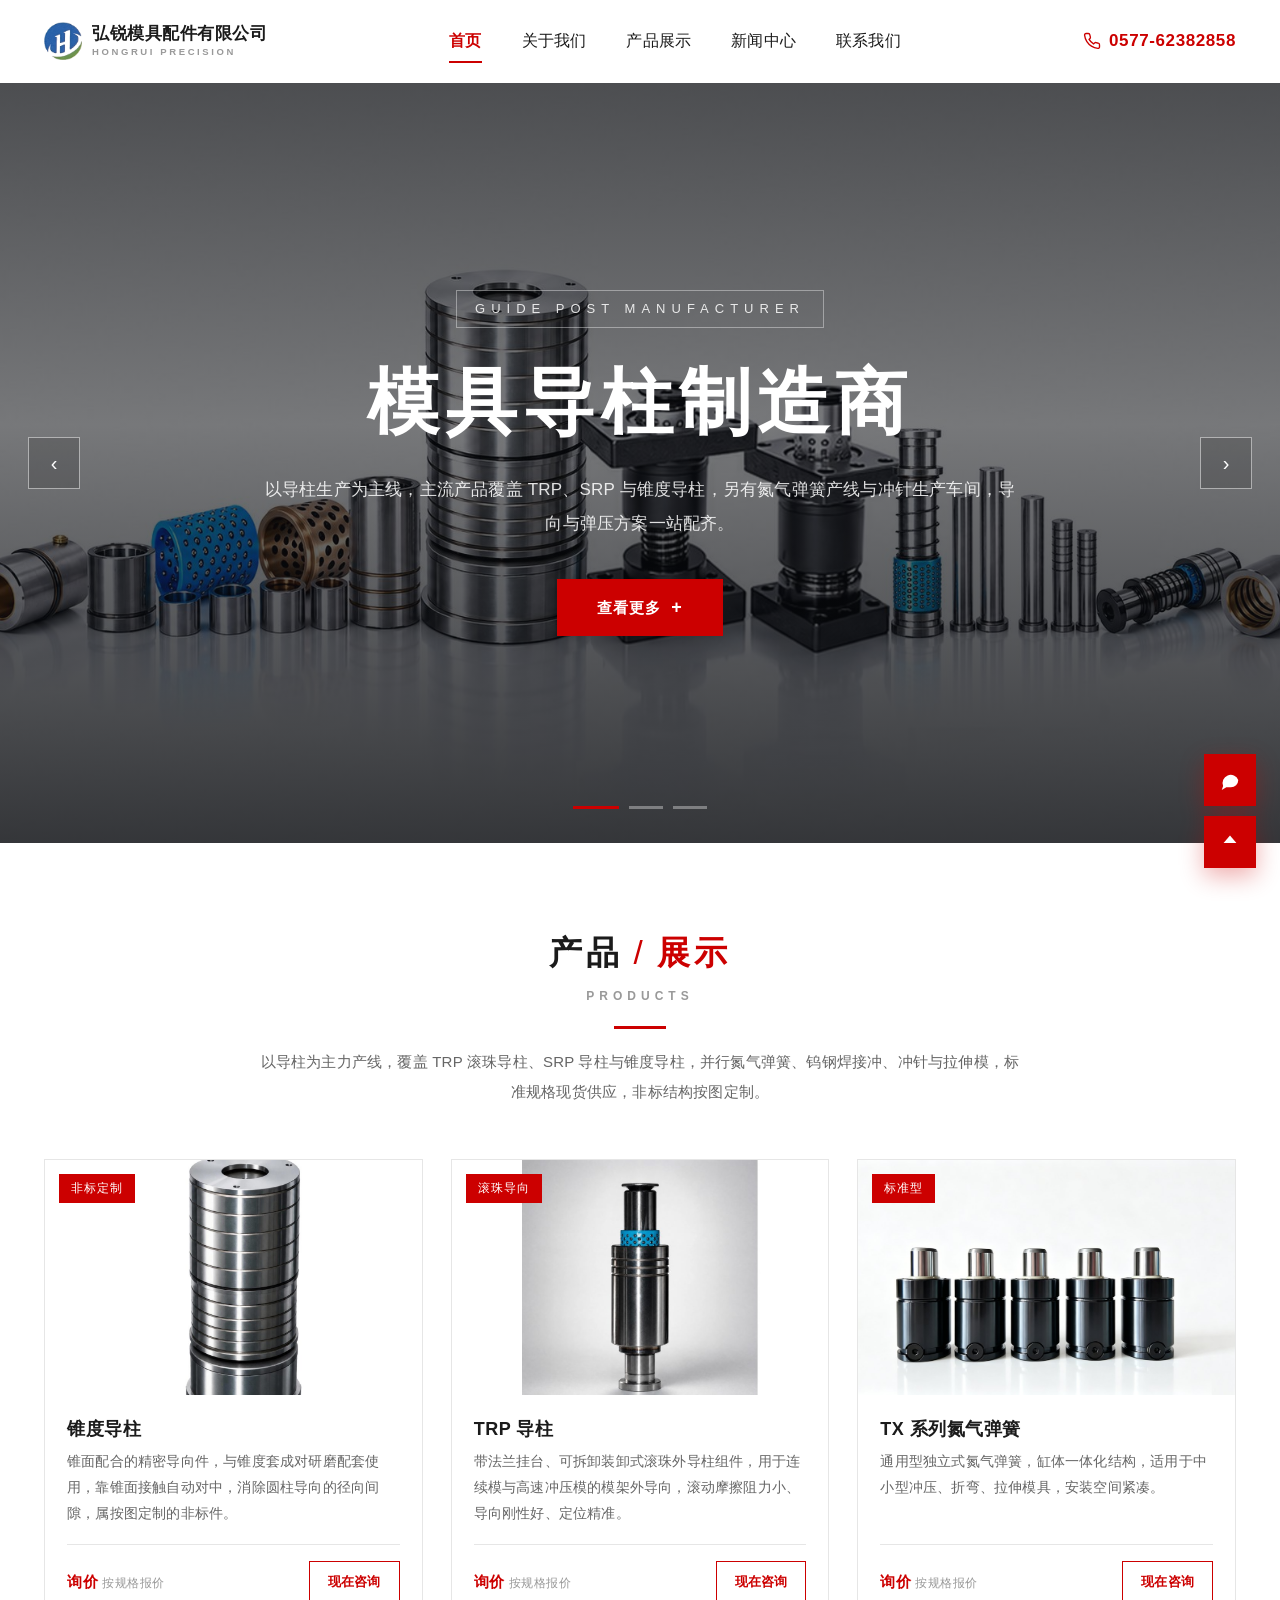
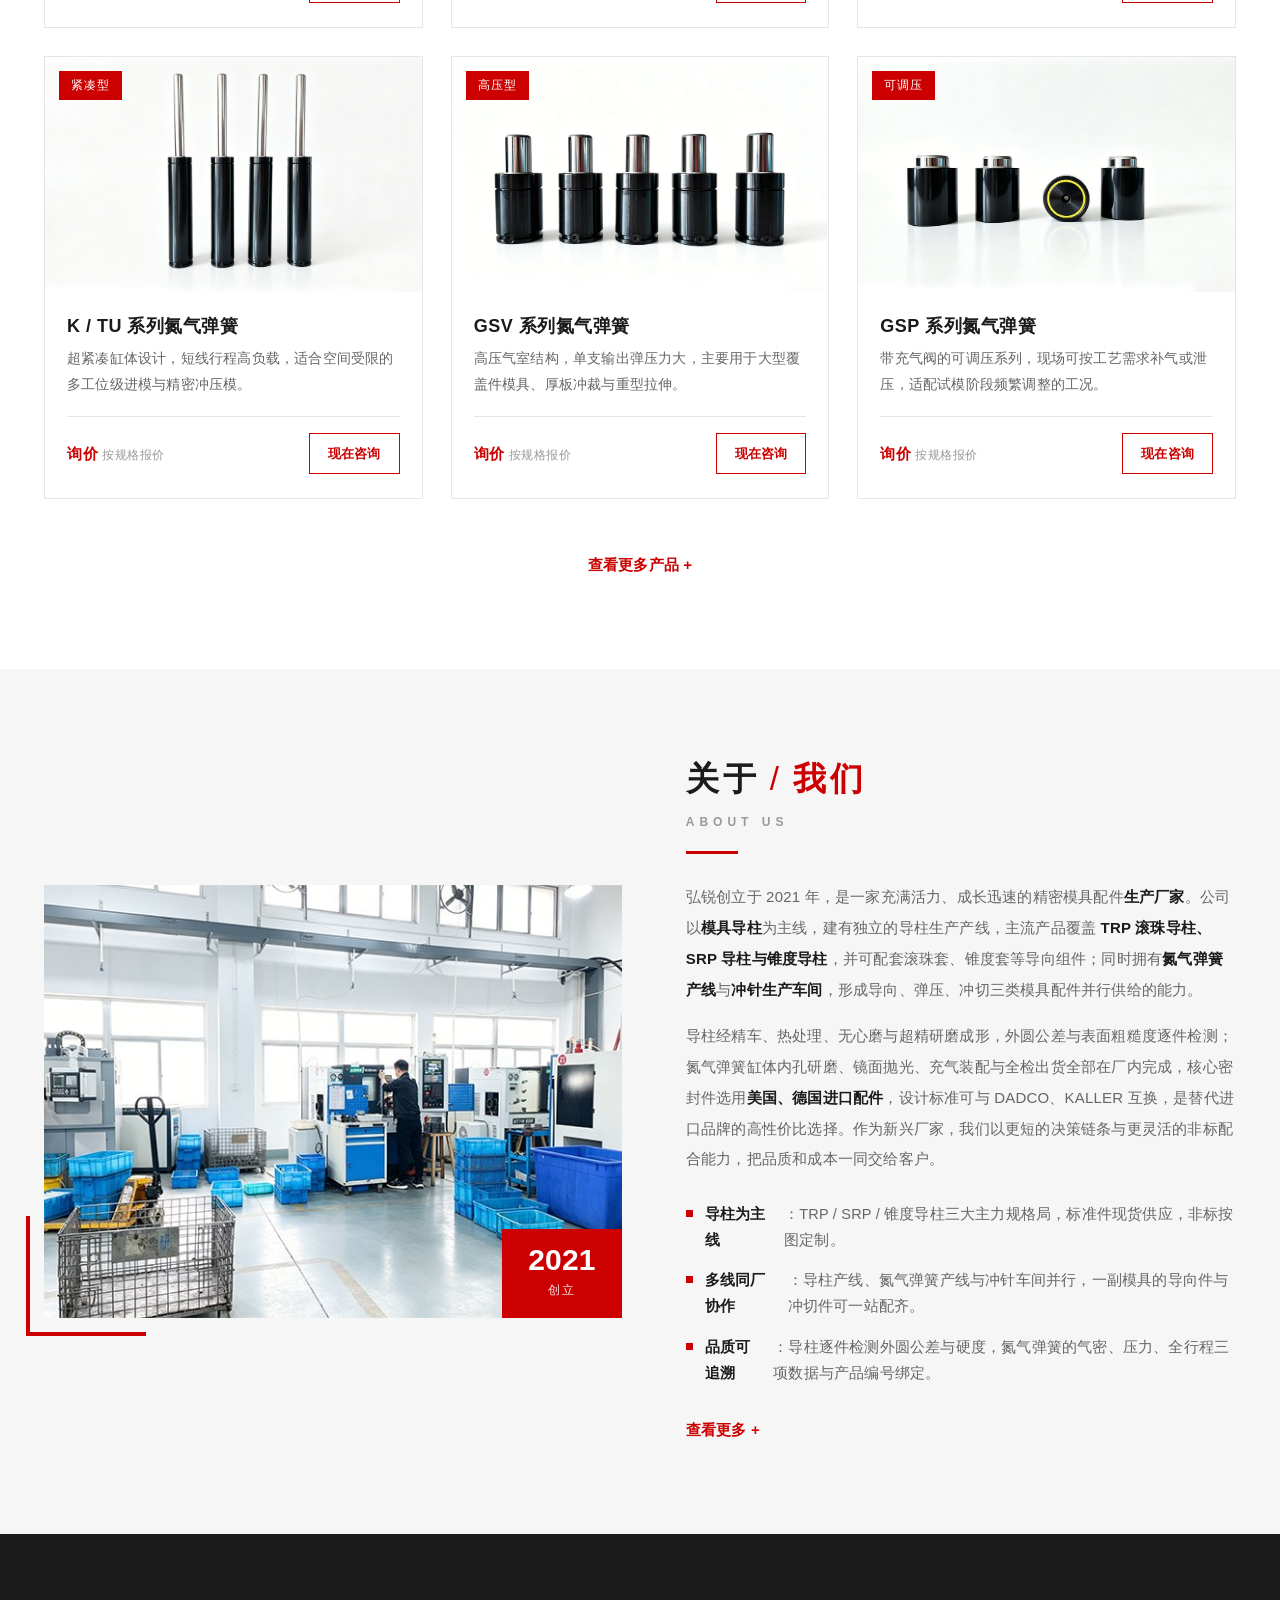
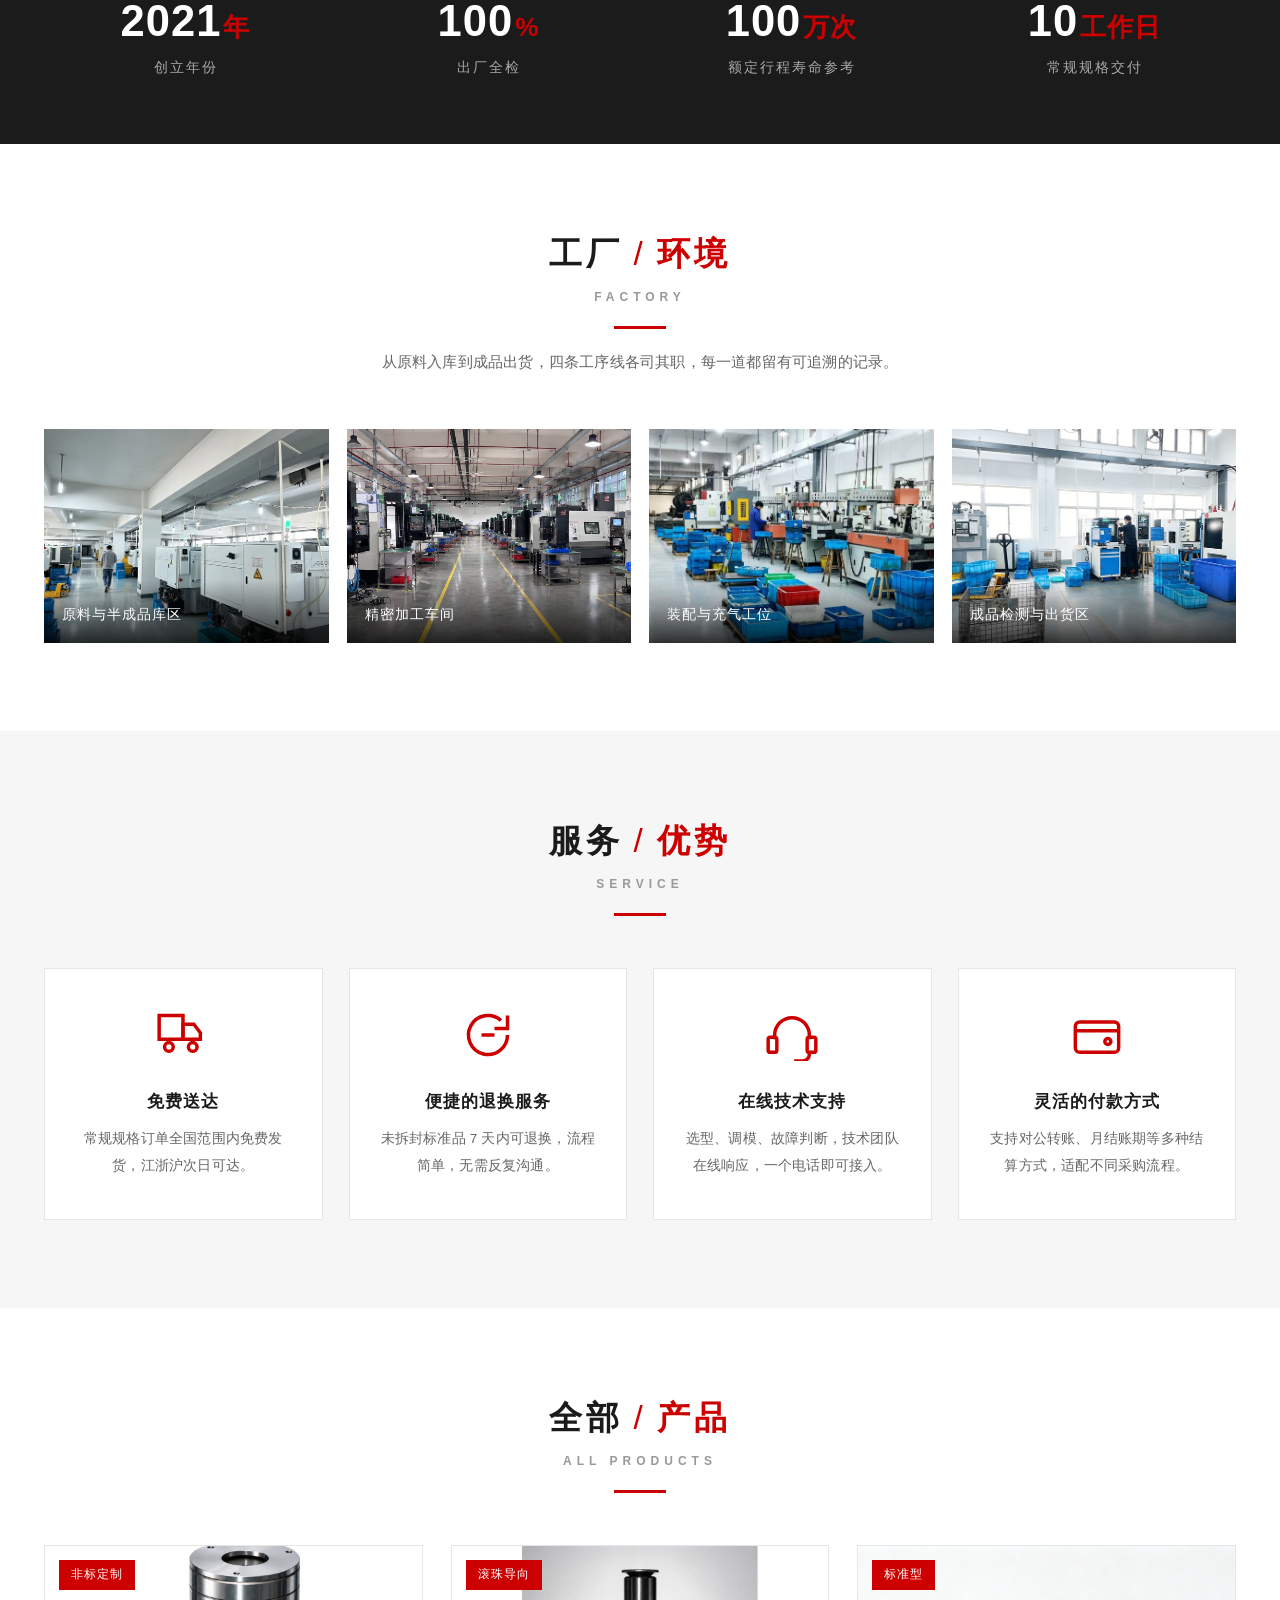
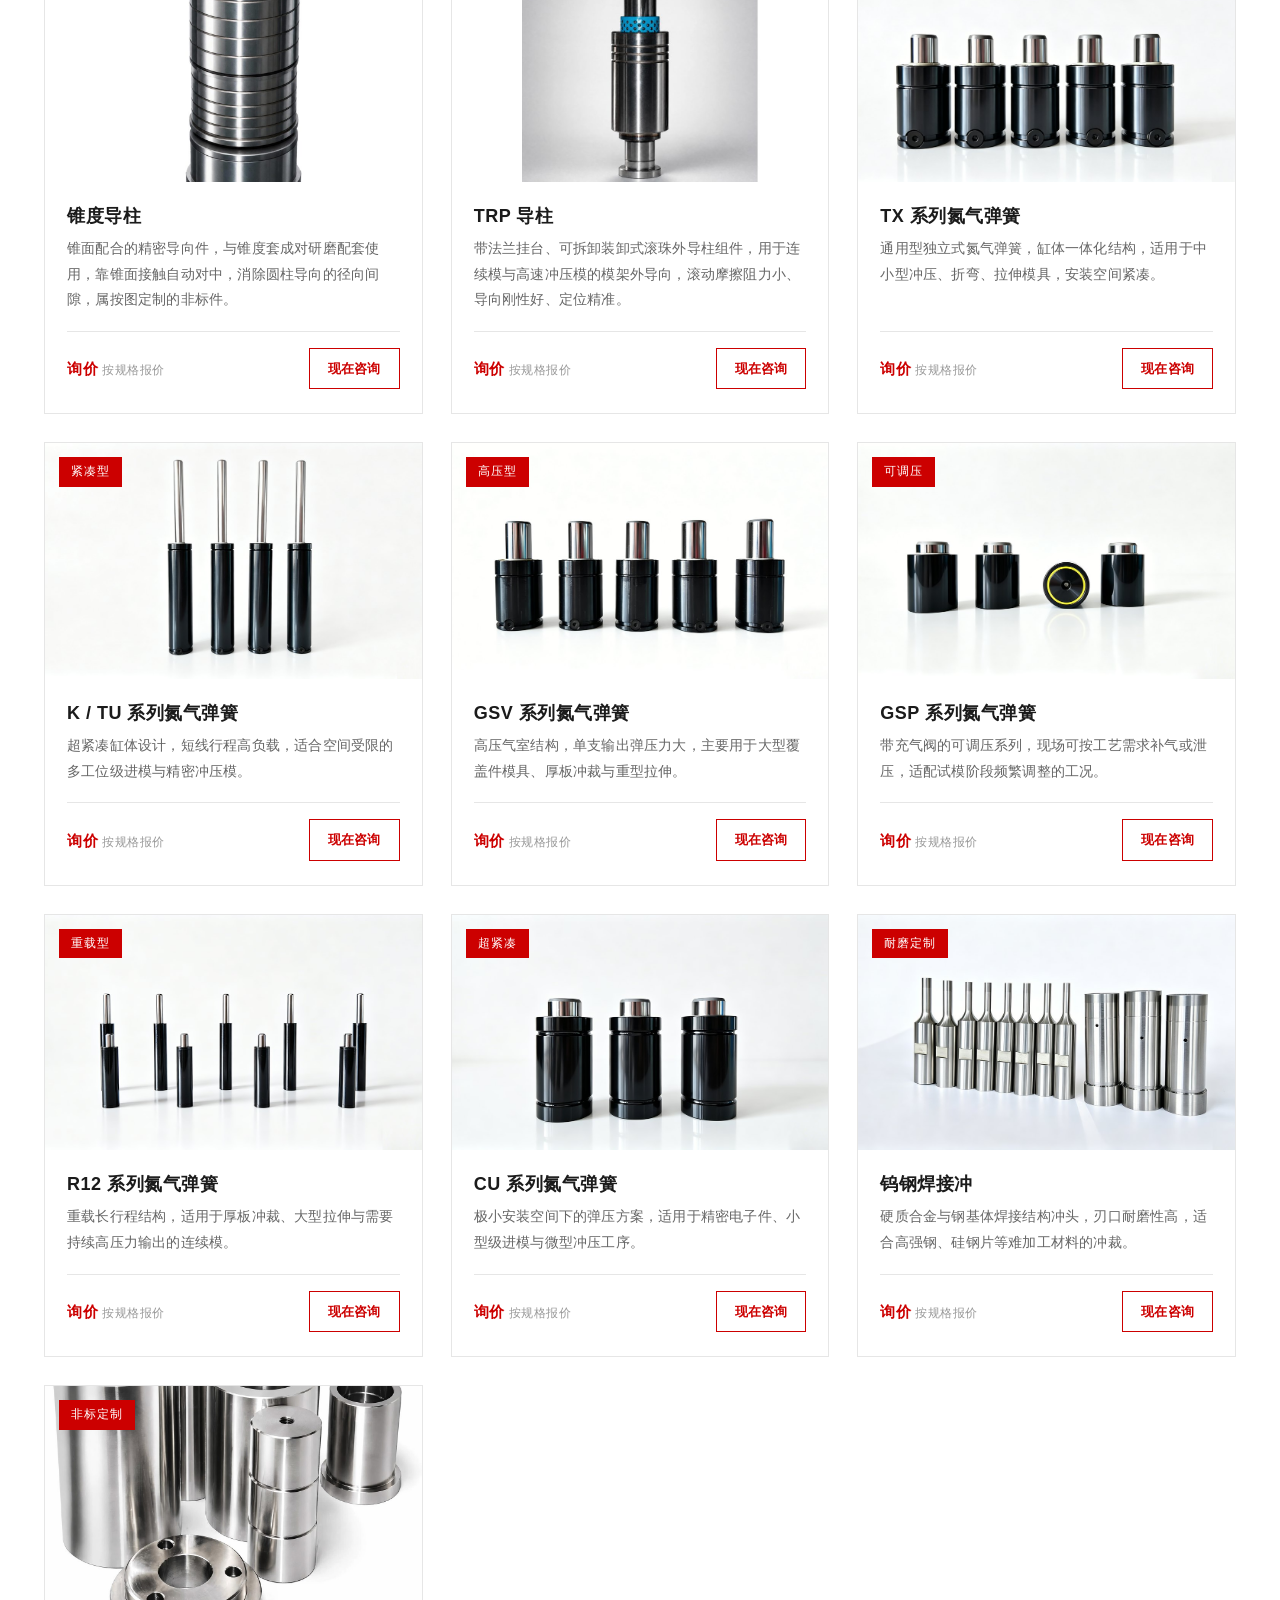
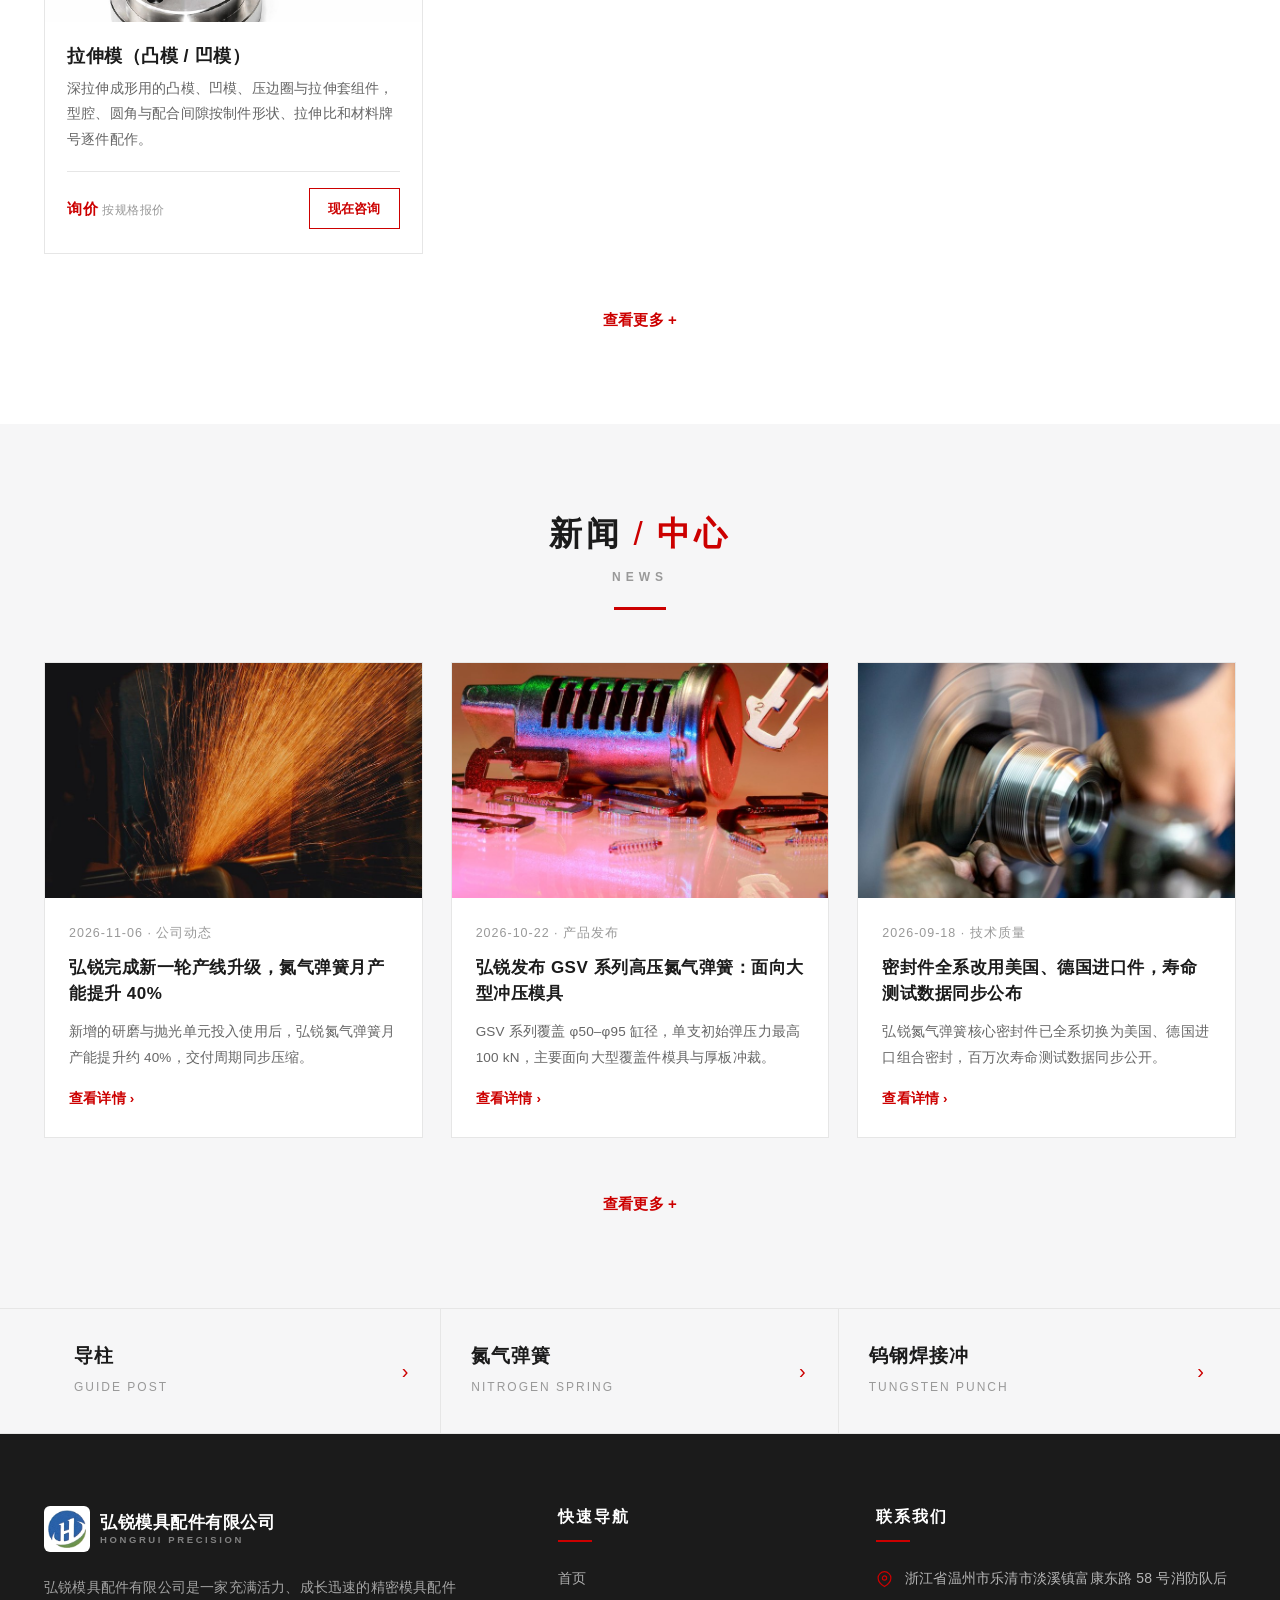
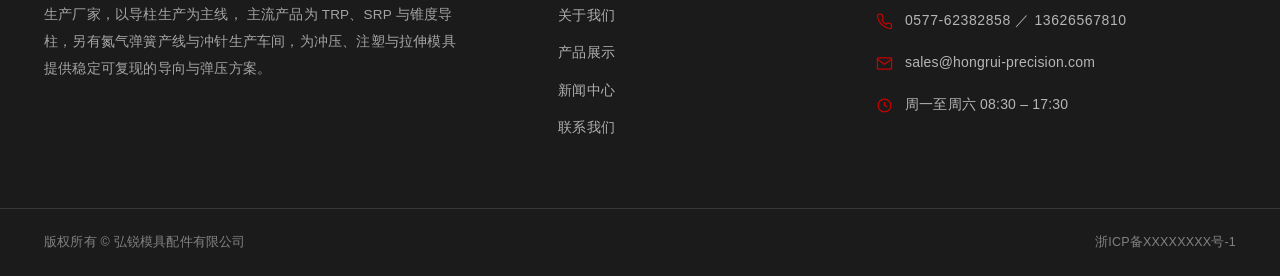
<file: index.html>
<!DOCTYPE html>
<html lang="zh-CN">
<head>
<meta charset="UTF-8">
<meta name="viewport" content="width=device-width, initial-scale=1.0">
<title>弘锐 HONGRUI - 模具导柱厂家｜TRP / SRP / 锥度导柱 · 氮气弹簧 · 冲针</title>
<meta name="description" content="弘锐是一家充满活力、成长迅速的精密模具配件生产厂家，以导柱生产为主线，主流产品覆盖 TRP 滚珠导柱、SRP 导柱与锥度导柱，同时拥有氮气弹簧产线与冲针生产车间，标准规格现货供应，非标结构按图定制。">
<meta name="keywords" content="导柱,TRP导柱,SRP导柱,锥度导柱,氮气弹簧,冲针,弘锐,HONGRUI">
<link rel="stylesheet" href="assets/css/style.css?v=20261117a">
</head>
<body>

<header id="site-header"></header>

<!-- ============ Banner ============ -->
<section class="hero" id="hero"></section>

<!-- ============ 产品展示 ============ -->
<section class="section" id="products">
  <div class="wrap">
    <div class="section-head center">
      <h2 class="section-title">产品<span class="sep">/</span><span class="accent">展示</span></h2>
      <div class="section-title-en">Products</div>
      <div class="section-line"></div>
      <p class="section-desc">以导柱为主力产线，覆盖 TRP 滚珠导柱、SRP 导柱与锥度导柱，并行氮气弹簧、钨钢焊接冲、冲针与拉伸模，标准规格现货供应，非标结构按图定制。</p>
    </div>
    <div class="product-grid" id="home-products"></div>
    <div class="section-foot">
      <a class="more-link" href="products.html">查看更多产品 +</a>
    </div>
  </div>
</section>

<!-- ============ 关于我们 ============ -->
<section class="section soft" id="about">
  <div class="wrap">
    <div class="split">
      <div class="split-media">
        <img src="assets/img/61020486.web.jpg?v=20261117a" alt="弘锐车间实景">
        <div class="frame"></div>
        <div class="year-tag"><b>2021</b><span>创立</span></div>
      </div>
      <div class="split-text">
        <div class="section-head" style="margin-bottom:28px">
          <h2 class="section-title">关于<span class="sep">/</span><span class="accent">我们</span></h2>
          <div class="section-title-en">About Us</div>
          <div class="section-line"></div>
        </div>
        <p>弘锐创立于 2021 年，是一家充满活力、成长迅速的精密模具配件<strong>生产厂家</strong>。公司以<strong>模具导柱</strong>为主线，建有独立的导柱生产产线，主流产品覆盖 <strong>TRP 滚珠导柱、SRP 导柱与锥度导柱</strong>，并可配套滚珠套、锥度套等导向组件；同时拥有<strong>氮气弹簧产线</strong>与<strong>冲针生产车间</strong>，形成导向、弹压、冲切三类模具配件并行供给的能力。</p>
        <p>导柱经精车、热处理、无心磨与超精研磨成形，外圆公差与表面粗糙度逐件检测；氮气弹簧缸体内孔研磨、镜面抛光、充气装配与全检出货全部在厂内完成，核心密封件选用<strong>美国、德国进口配件</strong>，设计标准可与 DADCO、KALLER 互换，是替代进口品牌的高性价比选择。作为新兴厂家，我们以更短的决策链条与更灵活的非标配合能力，把品质和成本一同交给客户。</p>
        <ul class="hl-list">
          <li><b>导柱为主线</b>：TRP / SRP / 锥度导柱三大主力规格局，标准件现货供应，非标按图定制。</li>
          <li><b>多线同厂协作</b>：导柱产线、氮气弹簧产线与冲针车间并行，一副模具的导向件与冲切件可一站配齐。</li>
          <li><b>品质可追溯</b>：导柱逐件检测外圆公差与硬度，氮气弹簧的气密、压力、全行程三项数据与产品编号绑定。</li>
        </ul>
        <a class="more-link" href="about.html">查看更多 +</a>
      </div>
    </div>
  </div>
</section>

<!-- ============ 数据条 ============ -->
<section class="stats">
  <div class="wrap">
    <div class="stats-grid">
      <div class="stat"><b>2021<i>年</i></b><span>创立年份</span></div>
      <div class="stat"><b>100<i>%</i></b><span>出厂全检</span></div>
      <div class="stat"><b>100<i>万次</i></b><span>额定行程寿命参考</span></div>
      <div class="stat"><b>10<i>工作日</i></b><span>常规规格交付</span></div>
    </div>
  </div>
</section>

<!-- ============ 工厂环境 ============ -->
<section class="section">
  <div class="wrap">
    <div class="section-head center">
      <h2 class="section-title">工厂<span class="sep">/</span><span class="accent">环境</span></h2>
      <div class="section-title-en">Factory</div>
      <div class="section-line"></div>
      <p class="section-desc">从原料入库到成品出货，四条工序线各司其职，每一道都留有可追溯的记录。</p>
    </div>
    <div class="gallery-grid" id="factory-gallery"></div>
  </div>
</section>

<!-- ============ 服务优势 ============ -->
<section class="section soft">
  <div class="wrap">
    <div class="section-head center">
      <h2 class="section-title">服务<span class="sep">/</span><span class="accent">优势</span></h2>
      <div class="section-title-en">Service</div>
      <div class="section-line"></div>
    </div>
    <div class="features" id="feature-list"></div>
  </div>
</section>

<!-- ============ 产品列表 ============ -->
<section class="section">
  <div class="wrap">
    <div class="section-head center">
      <h2 class="section-title">全部<span class="sep">/</span><span class="accent">产品</span></h2>
      <div class="section-title-en">All Products</div>
      <div class="section-line"></div>
    </div>
    <div class="product-grid" id="home-all-products"></div>
    <div class="section-foot">
      <a class="more-link" href="products.html">查看更多 +</a>
    </div>
  </div>
</section>

<!-- ============ 新闻中心 ============ -->
<section class="section soft">
  <div class="wrap">
    <div class="section-head center">
      <h2 class="section-title">新闻<span class="sep">/</span><span class="accent">中心</span></h2>
      <div class="section-title-en">News</div>
      <div class="section-line"></div>
    </div>
    <div class="news-grid" id="home-news"></div>
    <div class="section-foot">
      <a class="more-link" href="news.html">查看更多 +</a>
    </div>
  </div>
</section>

<!-- ============ 分类入口条 ============ -->
<section class="cat-bar">
  <div class="wrap">
    <a class="cat-item" href="products.html">
      <div>
        <h4>导柱</h4>
        <span>Guide Post</span>
      </div>
      <span class="arrow">›</span>
    </a>
    <a class="cat-item" href="products.html">
      <div>
        <h4>氮气弹簧</h4>
        <span>Nitrogen Spring</span>
      </div>
      <span class="arrow">›</span>
    </a>
    <a class="cat-item" href="products.html">
      <div>
        <h4>钨钢焊接冲</h4>
        <span>Tungsten Punch</span>
      </div>
      <span class="arrow">›</span>
    </a>
  </div>
</section>

<footer id="site-footer"></footer>

<script src="assets/js/data.js?v=20261117a"></script>
<script src="assets/js/main.js?v=20261117a"></script>
<script>
  initSite("index.html");
  // 首页“全部产品”区块渲染剩余产品
  (function () {
    var el = document.getElementById("home-all-products");
    if (el) el.innerHTML = PRODUCTS.filter(function (p) { return !p.homeHide; }).map(productCard).join("");
  })();
</script>
</body>
</html>
</file>
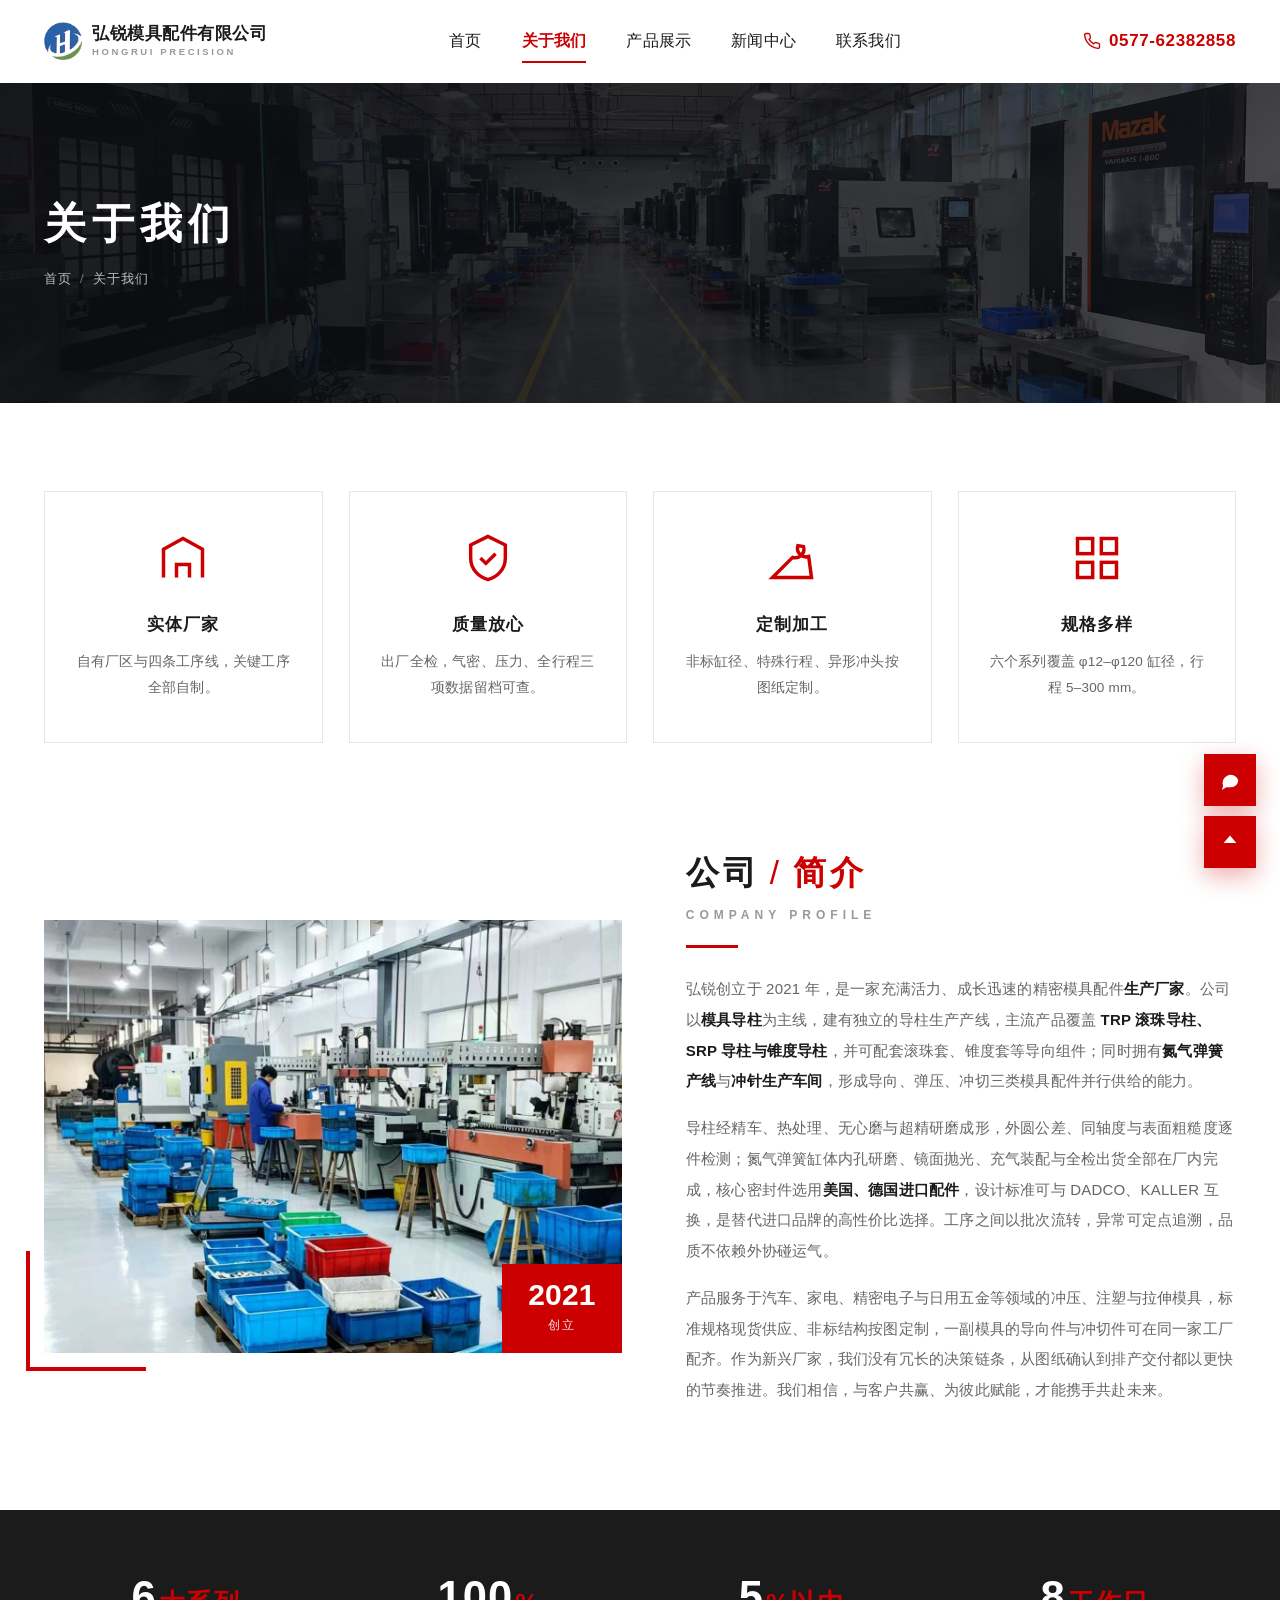
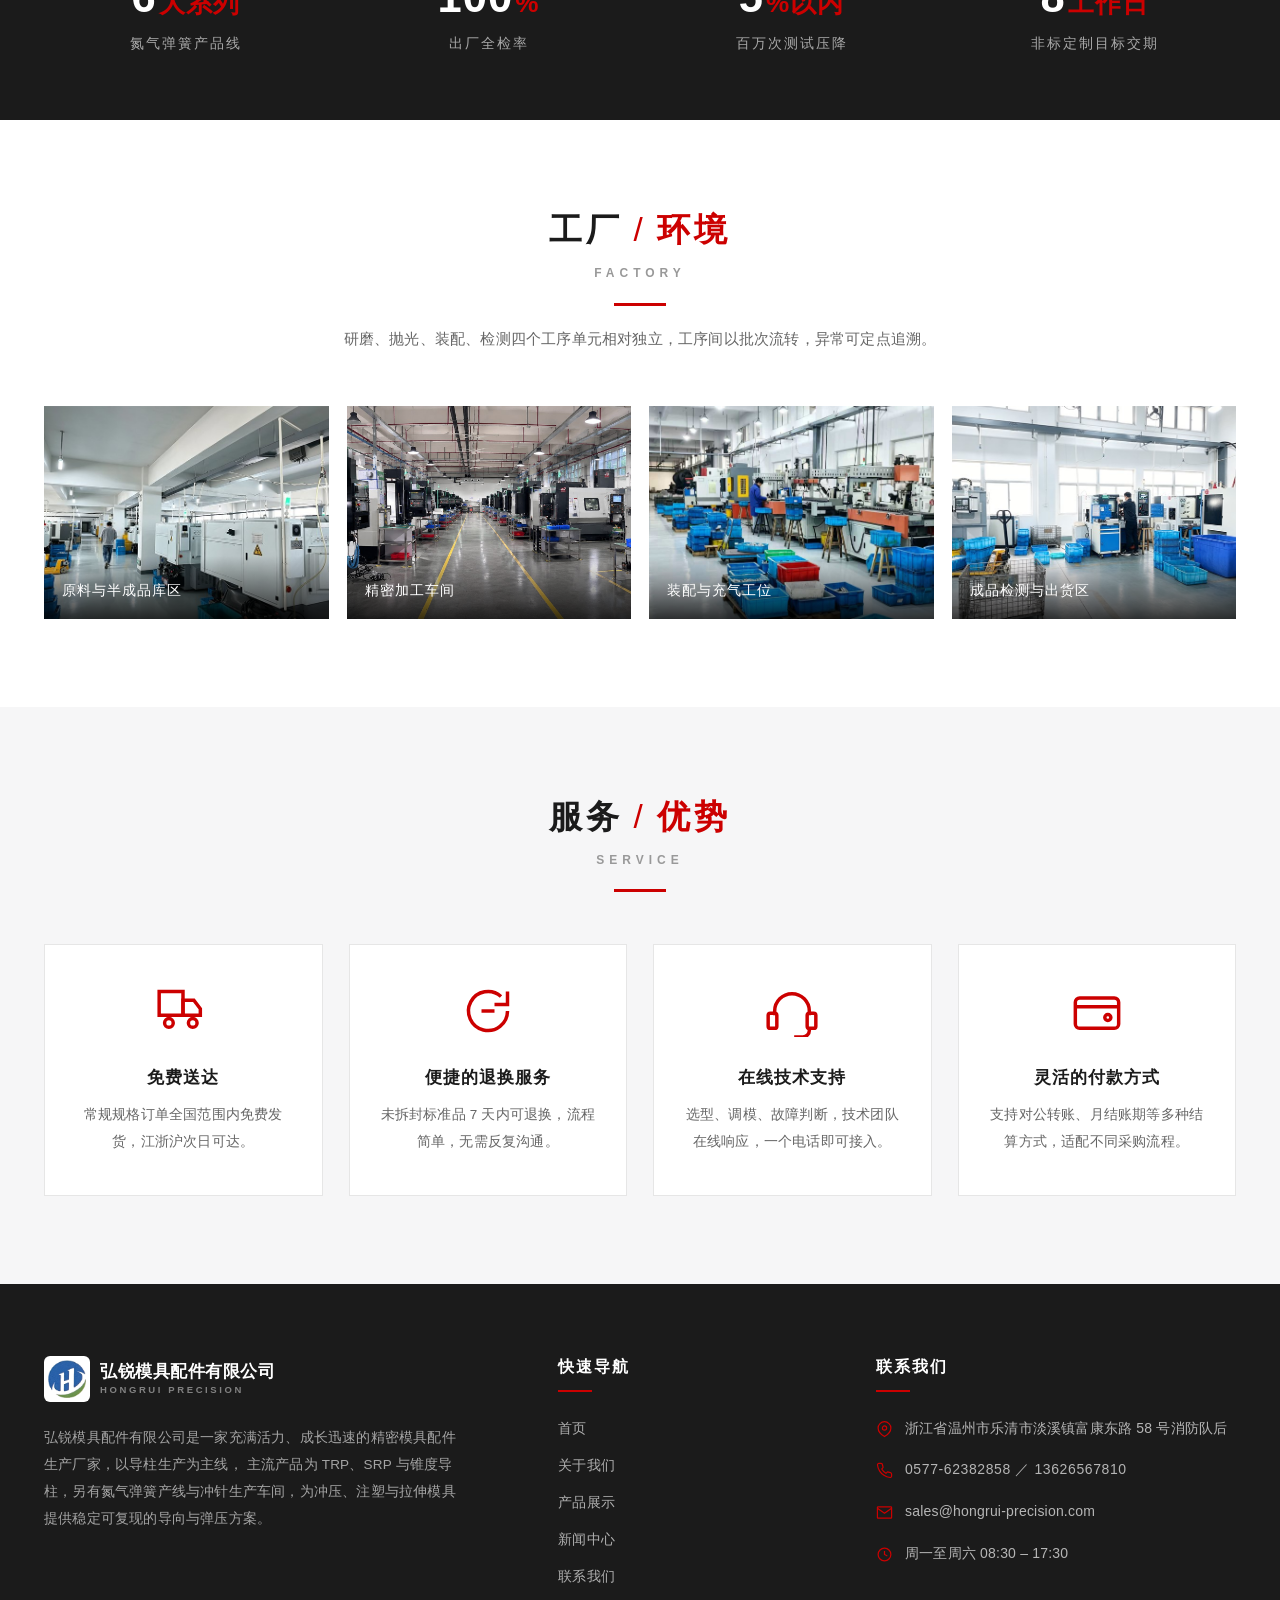
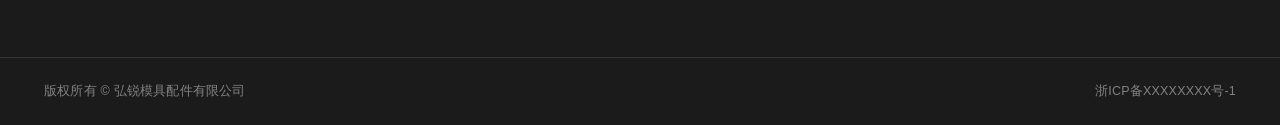
<file: about.html>
<!DOCTYPE html>
<html lang="zh-CN">
<head>
<meta charset="UTF-8">
<meta name="viewport" content="width=device-width, initial-scale=1.0">
<title>关于我们 - 弘锐 HONGRUI</title>
<meta name="description" content="弘锐是一家充满活力、成长迅速的精密模具配件生产厂家，以导柱生产为主线，主流产品为 TRP、SRP 与锥度导柱，另有氮气弹簧产线与冲针生产车间。">
<link rel="stylesheet" href="assets/css/style.css?v=20261117a">
</head>
<body>

<header id="site-header"></header>

<section class="page-hero">
  <div class="bg" style="background-image:url('assets/img/61020592.web.jpg?v=20261117a')"></div>
  <div class="wrap">
    <h1>关于我们</h1>
    <div class="crumb"><a href="index.html">首页</a><span>/</span>关于我们</div>
  </div>
</section>

<!-- 四项定位 -->
<section class="section" style="padding-bottom:20px">
  <div class="wrap">
    <div class="features">
      <div class="feature">
        <svg viewBox="0 0 24 24"><path d="M3 21V8l9-5 9 5v13"/><path d="M9 21v-6h6v6"/></svg>
        <h3>实体厂家</h3>
        <p>自有厂区与四条工序线，关键工序全部自制。</p>
      </div>
      <div class="feature">
        <svg viewBox="0 0 24 24"><path d="M12 2 4 6v6c0 5 3.4 8.6 8 10 4.6-1.4 8-5 8-10V6z"/><path d="m8.5 12 2.5 2.5 4.5-4.5"/></svg>
        <h3>质量放心</h3>
        <p>出厂全检，气密、压力、全行程三项数据留档可查。</p>
      </div>
      <div class="feature">
        <svg viewBox="0 0 24 24"><path d="M14.7 6.3a4 4 0 0 0 5 5L21 21H3l9.3-9.3a4 4 0 0 0 5-5z"/></svg>
        <h3>定制加工</h3>
        <p>非标缸径、特殊行程、异形冲头按图纸定制。</p>
      </div>
      <div class="feature">
        <svg viewBox="0 0 24 24"><rect x="3" y="3" width="7" height="7"/><rect x="14" y="3" width="7" height="7"/><rect x="3" y="14" width="7" height="7"/><rect x="14" y="14" width="7" height="7"/></svg>
        <h3>规格多样</h3>
        <p>六个系列覆盖 φ12–φ120 缸径，行程 5–300 mm。</p>
      </div>
    </div>
  </div>
</section>

<!-- 公司介绍 -->
<section class="section">
  <div class="wrap">
    <div class="split">
      <div class="split-media">
        <img src="assets/img/61020593.web.jpg?v=20261117a" alt="弘锐装配车间">
        <div class="frame"></div>
        <div class="year-tag"><b>2021</b><span>创立</span></div>
      </div>
      <div class="split-text">
        <div class="section-head" style="margin-bottom:26px">
          <h2 class="section-title">公司<span class="sep">/</span><span class="accent">简介</span></h2>
          <div class="section-title-en">Company Profile</div>
          <div class="section-line"></div>
        </div>
        <p>弘锐创立于 2021 年，是一家充满活力、成长迅速的精密模具配件<strong>生产厂家</strong>。公司以<strong>模具导柱</strong>为主线，建有独立的导柱生产产线，主流产品覆盖 <strong>TRP 滚珠导柱、SRP 导柱与锥度导柱</strong>，并可配套滚珠套、锥度套等导向组件；同时拥有<strong>氮气弹簧产线</strong>与<strong>冲针生产车间</strong>，形成导向、弹压、冲切三类模具配件并行供给的能力。</p>
        <p>导柱经精车、热处理、无心磨与超精研磨成形，外圆公差、同轴度与表面粗糙度逐件检测；氮气弹簧缸体内孔研磨、镜面抛光、充气装配与全检出货全部在厂内完成，核心密封件选用<strong>美国、德国进口配件</strong>，设计标准可与 DADCO、KALLER 互换，是替代进口品牌的高性价比选择。工序之间以批次流转，异常可定点追溯，品质不依赖外协碰运气。</p>
        <p>产品服务于汽车、家电、精密电子与日用五金等领域的冲压、注塑与拉伸模具，标准规格现货供应、非标结构按图定制，一副模具的导向件与冲切件可在同一家工厂配齐。作为新兴厂家，我们没有冗长的决策链条，从图纸确认到排产交付都以更快的节奏推进。我们相信，与客户共赢、为彼此赋能，才能携手共赴未来。</p>
      </div>
    </div>
  </div>
</section>

<!-- 数据 -->
<section class="stats">
  <div class="wrap">
    <div class="stats-grid">
      <div class="stat"><b>6<i>大系列</i></b><span>氮气弹簧产品线</span></div>
      <div class="stat"><b>100<i>%</i></b><span>出厂全检率</span></div>
      <div class="stat"><b>5<i>%以内</i></b><span>百万次测试压降</span></div>
      <div class="stat"><b>8<i>工作日</i></b><span>非标定制目标交期</span></div>
    </div>
  </div>
</section>

<!-- 工厂环境 -->
<section class="section" id="factory">
  <div class="wrap">
    <div class="section-head center">
      <h2 class="section-title">工厂<span class="sep">/</span><span class="accent">环境</span></h2>
      <div class="section-title-en">Factory</div>
      <div class="section-line"></div>
      <p class="section-desc">研磨、抛光、装配、检测四个工序单元相对独立，工序间以批次流转，异常可定点追溯。</p>
    </div>
    <div class="gallery-grid" id="factory-gallery"></div>
  </div>
</section>

<!-- 服务优势 -->
<section class="section soft">
  <div class="wrap">
    <div class="section-head center">
      <h2 class="section-title">服务<span class="sep">/</span><span class="accent">优势</span></h2>
      <div class="section-title-en">Service</div>
      <div class="section-line"></div>
    </div>
    <div class="features" id="feature-list"></div>
  </div>
</section>

<footer id="site-footer"></footer>

<script src="assets/js/data.js?v=20261117a"></script>
<script src="assets/js/main.js?v=20261117a"></script>
<script>initSite("about.html");</script>
</body>
</html>
</file>
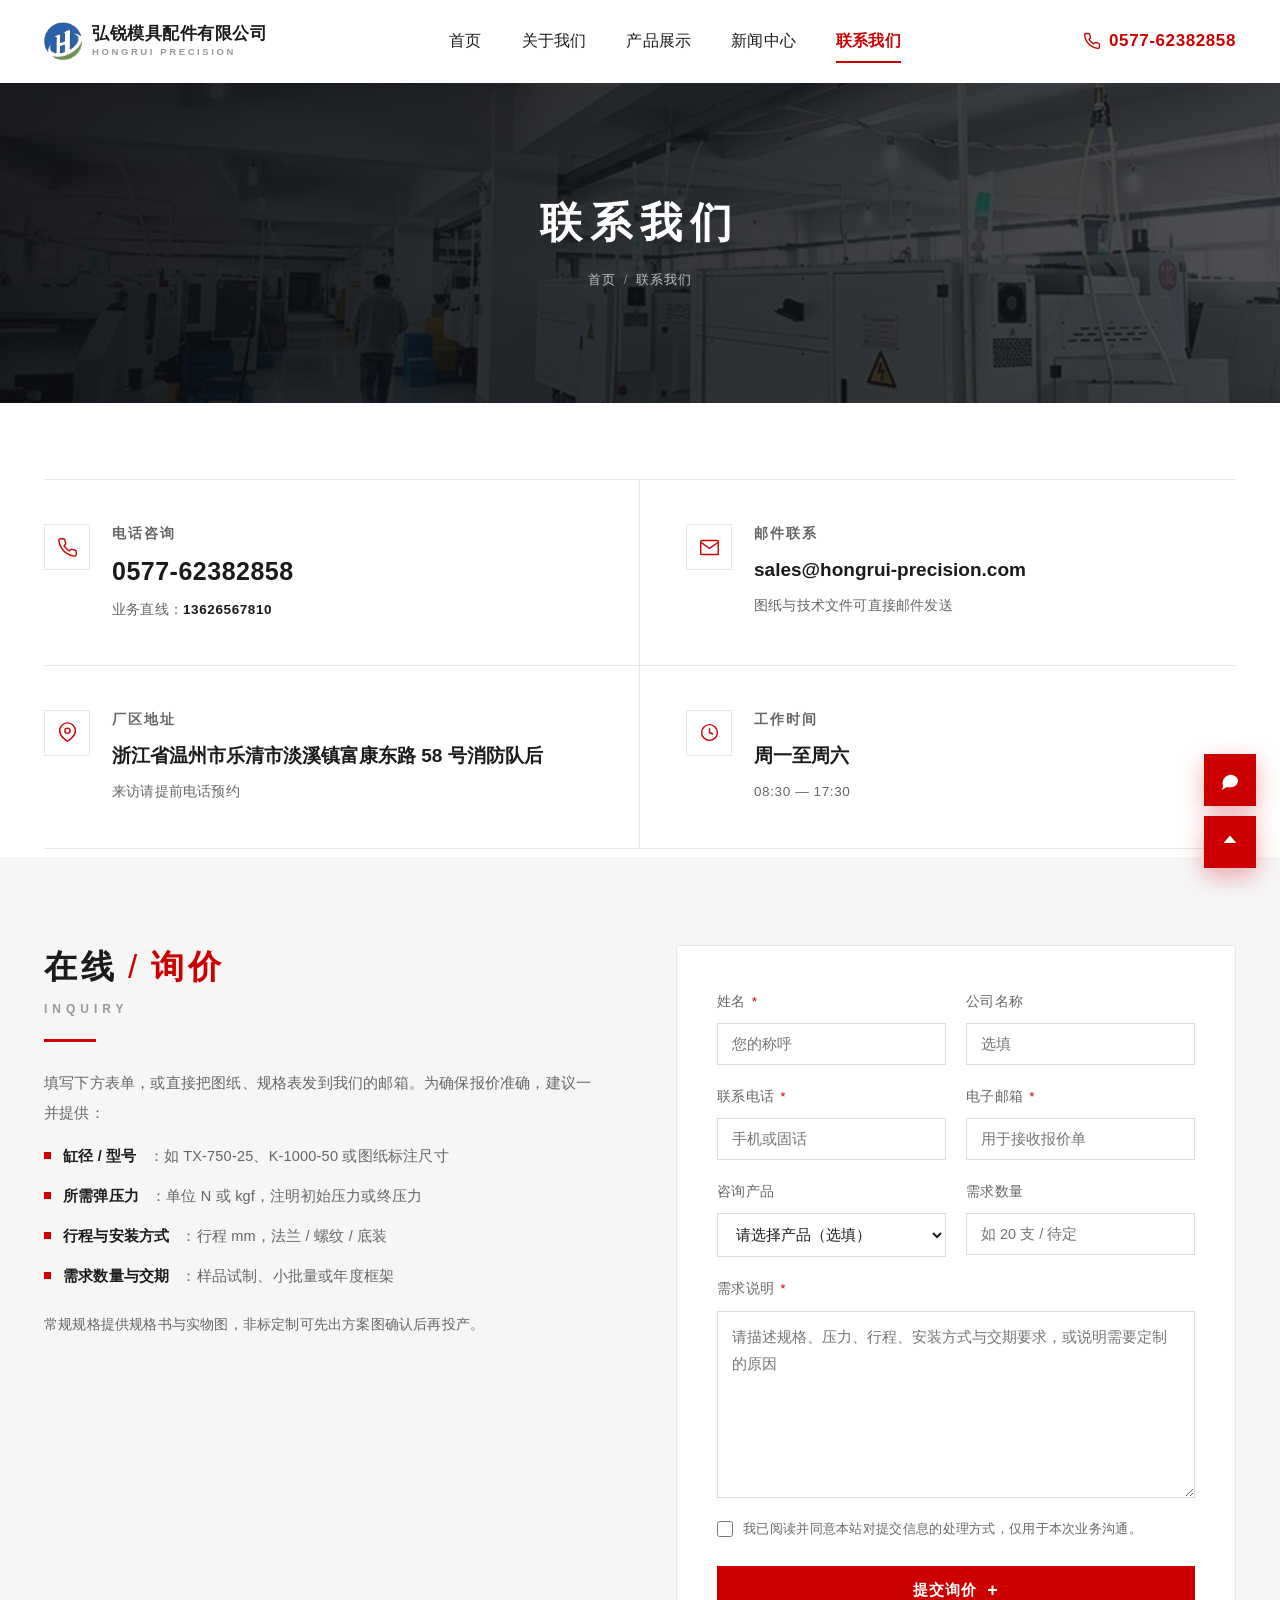
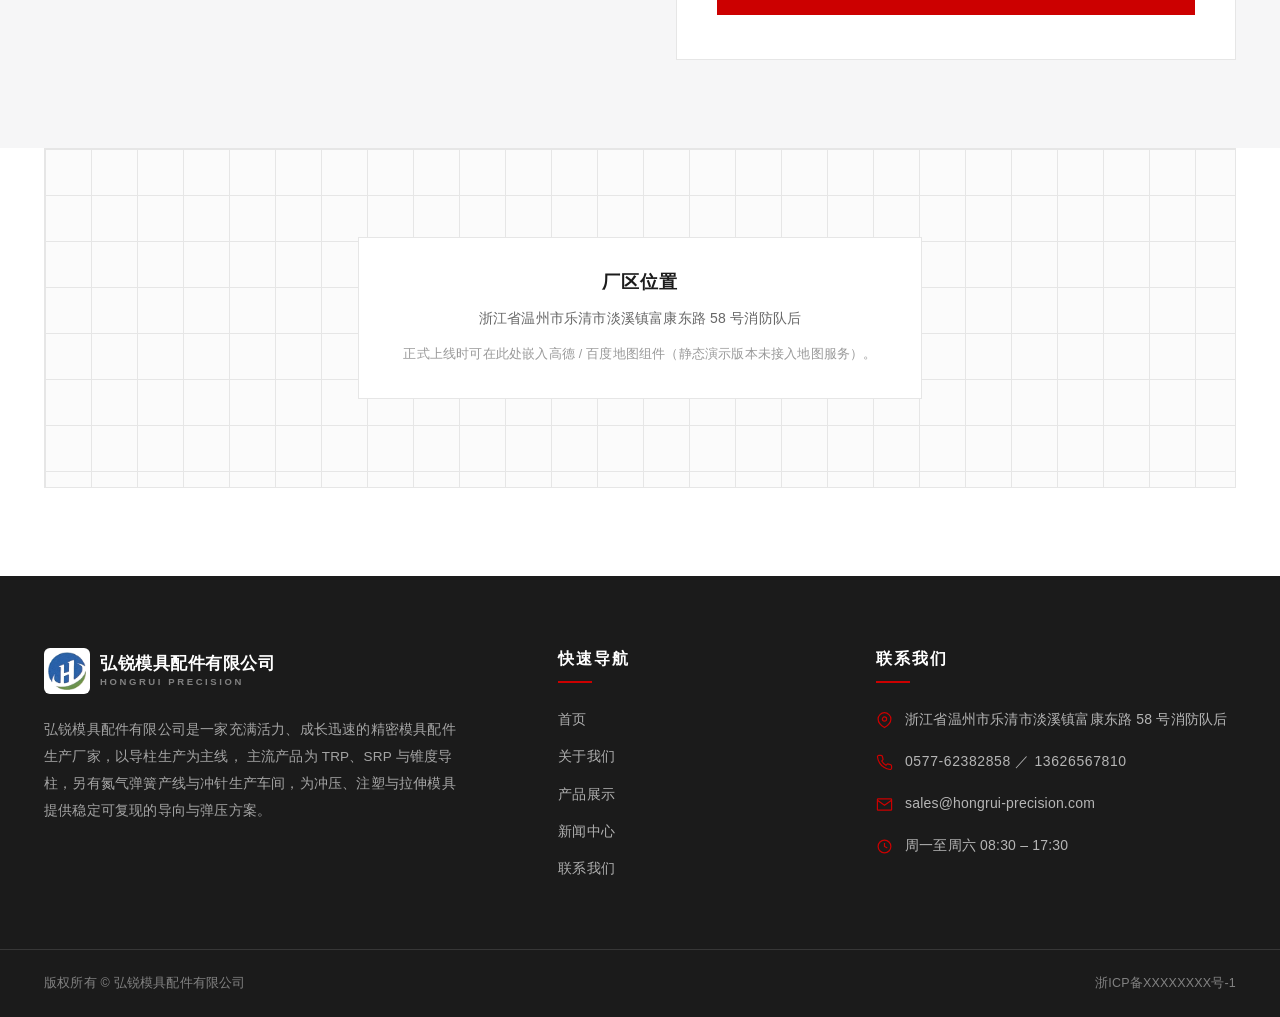
<file: contact.html>
<!DOCTYPE html>
<html lang="zh-CN">
<head>
<meta charset="UTF-8">
<meta name="viewport" content="width=device-width, initial-scale=1.0">
<title>联系我们 - 弘锐模具配件有限公司</title>
<meta name="description" content="弘锐模具配件有限公司联系方式：电话 0577-62382858，业务直线 13626567810，厂址浙江省温州市乐清市淡溪镇富康东路 58 号消防队后。">
<meta name="keywords" content="弘锐模具配件,氮气弹簧厂家,联系方式,乐清淡溪">
<link rel="stylesheet" href="assets/css/style.css?v=20261117a">
</head>
<body>

<header id="site-header"></header>

<section class="page-hero center">
  <div class="bg" style="background-image:url('assets/img/61020591.web.jpg?v=20261117a')"></div>
  <div class="wrap">
    <h1>联系我们</h1>
    <div class="crumb"><a href="index.html">首页</a><span>/</span>联系我们</div>
  </div>
</section>

<!-- ============ 联系方式 ============ -->
<section class="cinfo-sec">
  <div class="wrap">
    <div class="cinfo-grid">

      <article class="cinfo">
        <div class="cinfo-ico">
          <svg viewBox="0 0 24 24" stroke="currentColor" fill="none" stroke-width="1.6"><path d="M22 16.9v3a2 2 0 0 1-2.2 2 19.8 19.8 0 0 1-8.6-3.1 19.5 19.5 0 0 1-6-6A19.8 19.8 0 0 1 2.1 4.2 2 2 0 0 1 4.1 2h3a2 2 0 0 1 2 1.7c.1 1 .4 1.9.7 2.8a2 2 0 0 1-.5 2.1L8.1 9.9a16 16 0 0 0 6 6l1.3-1.2a2 2 0 0 1 2.1-.5c.9.3 1.8.6 2.8.7a2 2 0 0 1 1.7 2z"/></svg>
        </div>
        <div class="cinfo-body">
          <h3>电话咨询</h3>
          <p class="cinfo-main num"><a href="tel:057762382858">0577-62382858</a></p>
          <p class="cinfo-sub">业务直线：<b class="num"><a href="tel:13626567810">13626567810</a></b></p>
        </div>
      </article>

      <article class="cinfo">
        <div class="cinfo-ico">
          <svg viewBox="0 0 24 24" stroke="currentColor" fill="none" stroke-width="1.6"><rect x="2" y="4" width="20" height="16" rx="1"/><path d="m2 6 10 7 10-7"/></svg>
        </div>
        <div class="cinfo-body">
          <h3>邮件联系</h3>
          <p class="cinfo-main sm num"><a href="mailto:sales@hongrui-precision.com">sales@hongrui-precision.com</a></p>
          <p class="cinfo-sub">图纸与技术文件可直接邮件发送</p>
        </div>
      </article>

      <article class="cinfo">
        <div class="cinfo-ico">
          <svg viewBox="0 0 24 24" stroke="currentColor" fill="none" stroke-width="1.6"><path d="M21 10c0 7-9 12-9 12s-9-5-9-12a9 9 0 0 1 18 0z"/><circle cx="12" cy="10" r="3"/></svg>
        </div>
        <div class="cinfo-body">
          <h3>厂区地址</h3>
          <p class="cinfo-main sm">浙江省温州市乐清市淡溪镇富康东路 58 号消防队后</p>
          <p class="cinfo-sub">来访请提前电话预约</p>
        </div>
      </article>

      <article class="cinfo">
        <div class="cinfo-ico">
          <svg viewBox="0 0 24 24" stroke="currentColor" fill="none" stroke-width="1.6"><circle cx="12" cy="12" r="9"/><path d="M12 7v5l4 2"/></svg>
        </div>
        <div class="cinfo-body">
          <h3>工作时间</h3>
          <p class="cinfo-main sm">周一至周六</p>
          <p class="cinfo-sub num">08:30 — 17:30</p>
        </div>
      </article>

    </div>
  </div>
</section>

<!-- ============ 在线询价 ============ -->
<section class="section inquiry-sec" id="inquiry">
  <div class="wrap">
    <div class="form-wrap">
      <div class="form-intro">
        <div class="section-head" style="margin-bottom:26px">
          <h2 class="section-title">在线<span class="sep">/</span><span class="accent">询价</span></h2>
          <div class="section-title-en">Inquiry</div>
          <div class="section-line"></div>
        </div>
        <p>填写下方表单，或直接把图纸、规格表发到我们的邮箱。为确保报价准确，建议一并提供：</p>
        <ul class="hl-list">
          <li><b>缸径 / 型号</b>：如 TX-750-25、K-1000-50 或图纸标注尺寸</li>
          <li><b>所需弹压力</b>：单位 N 或 kgf，注明初始压力或终压力</li>
          <li><b>行程与安装方式</b>：行程 mm，法兰 / 螺纹 / 底装</li>
          <li><b>需求数量与交期</b>：样品试制、小批量或年度框架</li>
        </ul>
        <p style="margin-top:22px;color:var(--gray);font-size:13.5px">常规规格提供规格书与实物图，非标定制可先出方案图确认后再投产。</p>
      </div>

      <form class="form" id="inquiry-form">
        <div class="form-row">
          <label>姓名 <i>*</i><input type="text" name="name" required placeholder="您的称呼"></label>
          <label>公司名称<input type="text" name="company" placeholder="选填"></label>
        </div>
        <div class="form-row">
          <label>联系电话 <i>*</i><input type="tel" name="phone" required placeholder="手机或固话"></label>
          <label>电子邮箱 <i>*</i><input type="email" name="email" required placeholder="用于接收报价单"></label>
        </div>
        <div class="form-row">
          <label>咨询产品<select name="product"></select></label>
          <label>需求数量<input type="text" name="qty" placeholder="如 20 支 / 待定"></label>
        </div>
        <label class="full">需求说明 <i>*</i>
          <textarea name="message" rows="6" required placeholder="请描述规格、压力、行程、安装方式与交期要求，或说明需要定制的原因"></textarea>
        </label>
        <label class="check">
          <input type="checkbox" name="agree" required>
          <span>我已阅读并同意本站对提交信息的处理方式，仅用于本次业务沟通。</span>
        </label>
        <button class="btn" type="submit">提交询价<span class="plus">+</span></button>
        <p class="form-msg" id="form-msg"></p>
      </form>
    </div>
  </div>
</section>

<!-- ============ 地图占位 ============ -->
<section class="section" style="padding-top:0">
  <div class="wrap">
    <div class="map-placeholder">
      <div>
        <h3>厂区位置</h3>
        <p>浙江省温州市乐清市淡溪镇富康东路 58 号消防队后</p>
        <p class="muted">正式上线时可在此处嵌入高德 / 百度地图组件（静态演示版本未接入地图服务）。</p>
      </div>
    </div>
  </div>
</section>

<footer id="site-footer"></footer>

<script src="assets/js/data.js?v=20261117a"></script>
<script src="assets/js/main.js?v=20261117a"></script>
<script>initSite("contact.html");</script>
</body>
</html>
</file>
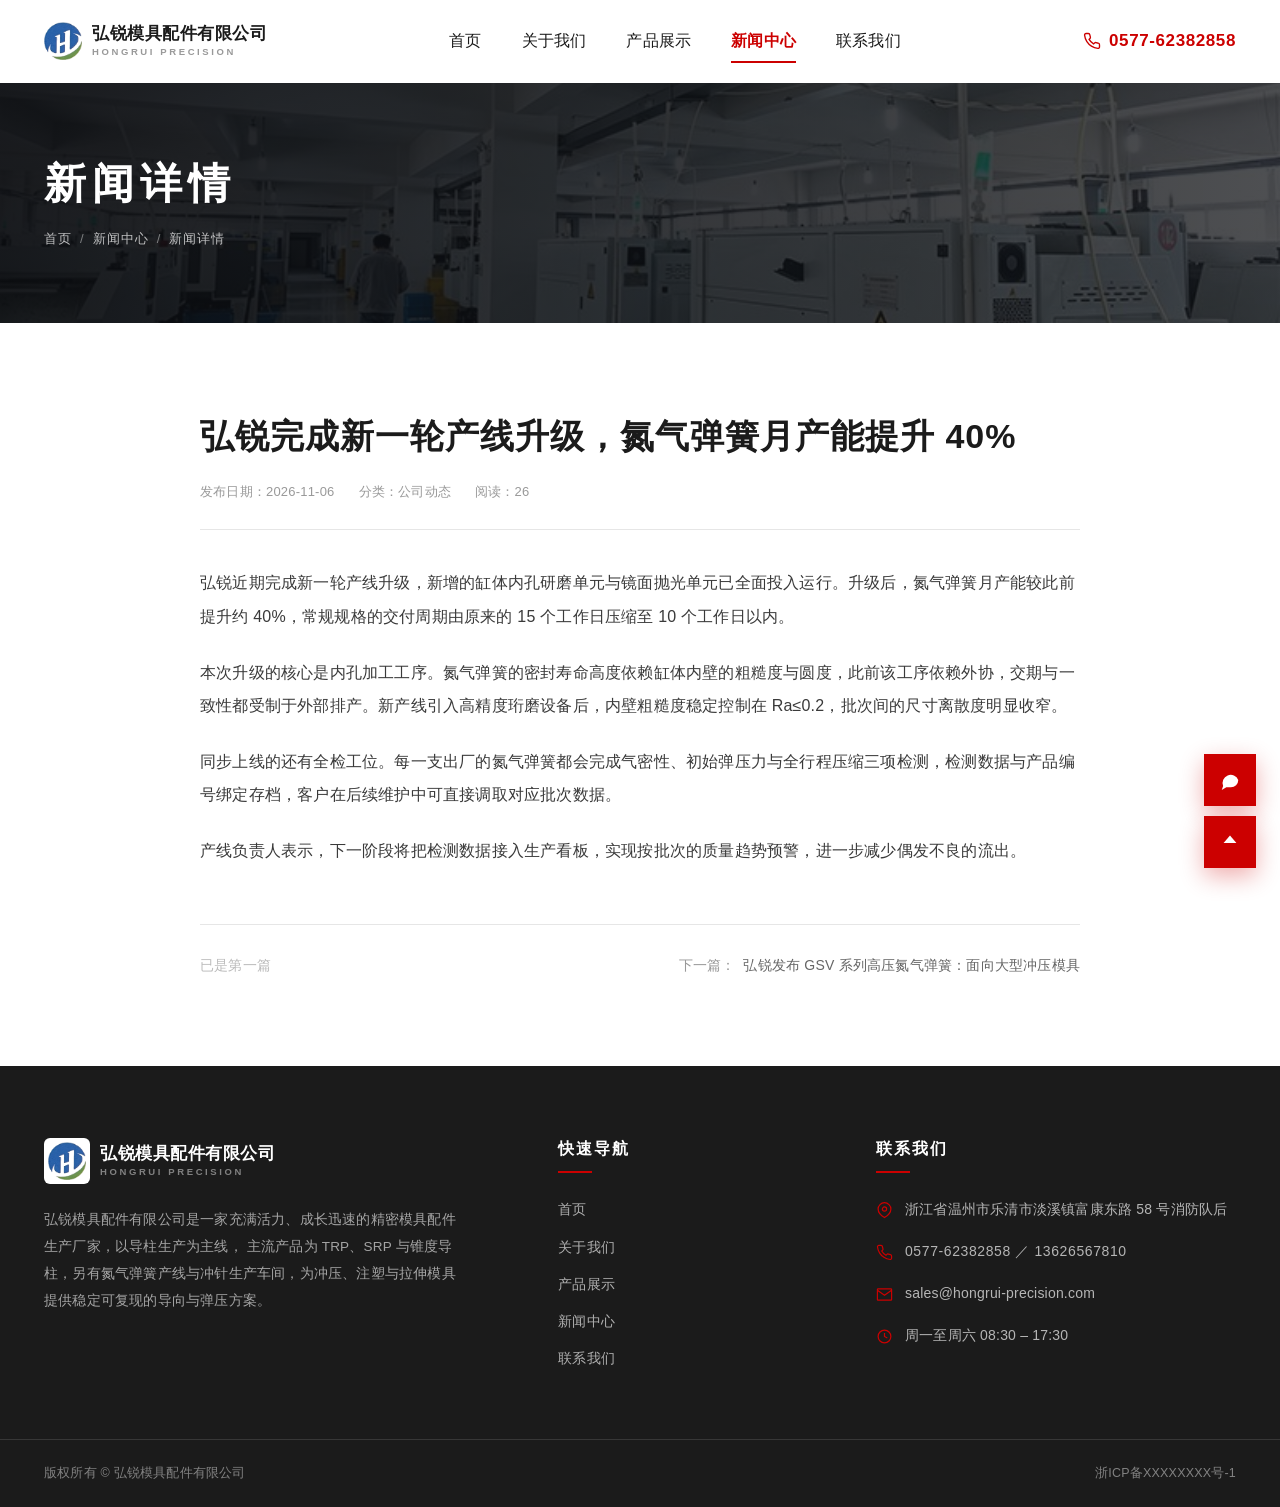
<file: news-detail.html>
<!DOCTYPE html>
<html lang="zh-CN">
<head>
<meta charset="UTF-8">
<meta name="viewport" content="width=device-width, initial-scale=1.0">
<title>新闻详情 - 弘锐 HONGRUI</title>
<meta name="description" content="弘锐新闻详情">
<link rel="stylesheet" href="assets/css/style.css?v=20261117a">
</head>
<body>

<header id="site-header"></header>

<section class="page-hero" style="height:240px">
  <div class="bg" style="background-image:url('assets/img/61020591.web.jpg?v=20261117a')"></div>
  <div class="wrap">
    <h1>新闻详情</h1>
    <div class="crumb"><a href="index.html">首页</a><span>/</span><a href="news.html">新闻中心</a><span>/</span>新闻详情</div>
  </div>
</section>

<section class="section">
  <div class="wrap" id="news-detail"></div>
</section>

<footer id="site-footer"></footer>

<script src="assets/js/data.js?v=20261117a"></script>
<script src="assets/js/main.js?v=20261117a"></script>
<script>initSite("news.html");</script>
</body>
</html>
</file>
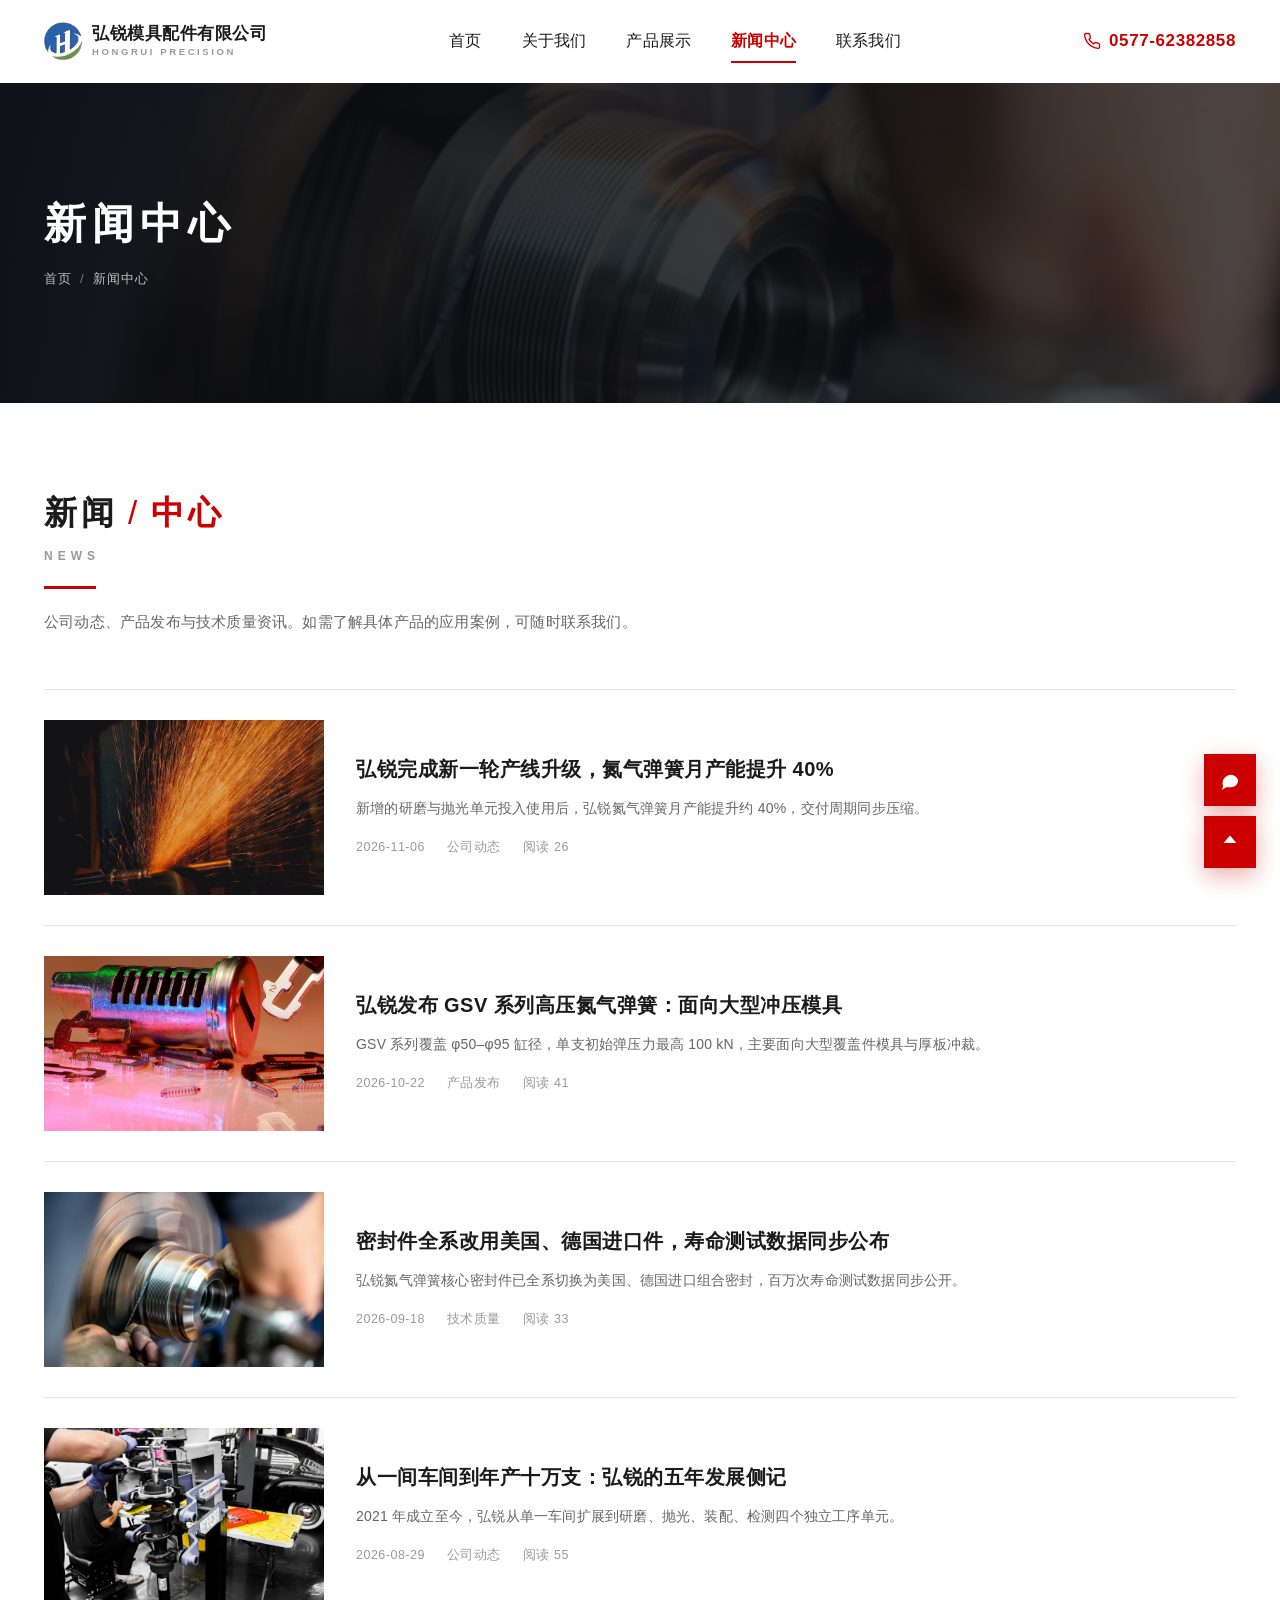
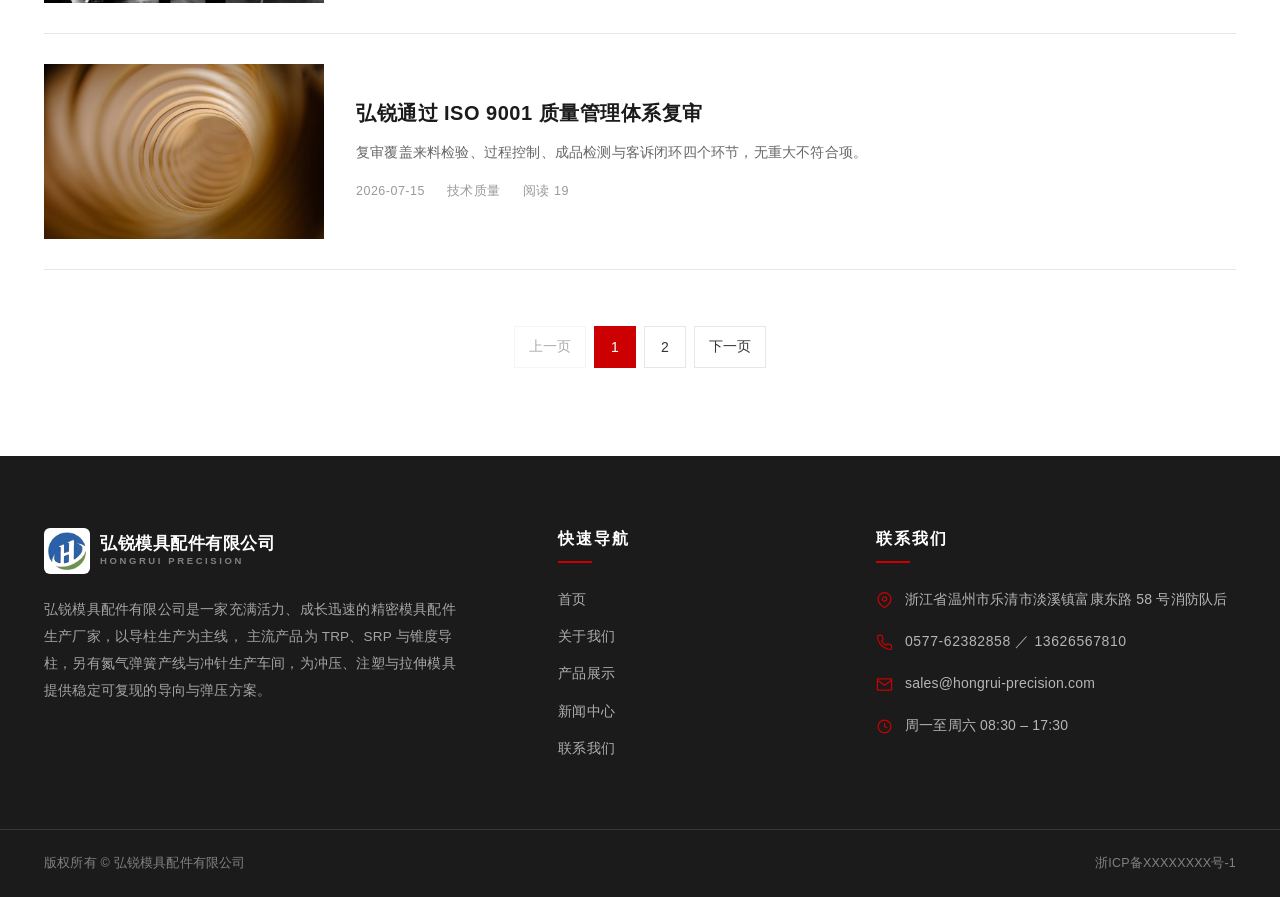
<file: news.html>
<!DOCTYPE html>
<html lang="zh-CN">
<head>
<meta charset="UTF-8">
<meta name="viewport" content="width=device-width, initial-scale=1.0">
<title>新闻中心 - 弘锐 HONGRUI</title>
<meta name="description" content="弘锐新闻中心：公司动态、产品发布与技术质量资讯。">
<link rel="stylesheet" href="assets/css/style.css?v=20261117a">
</head>
<body>

<header id="site-header"></header>

<section class="page-hero">
  <div class="bg" style="background-image:url('assets/img/60978084.web.jpg?v=20261117a')"></div>
  <div class="wrap">
    <h1>新闻中心</h1>
    <div class="crumb"><a href="index.html">首页</a><span>/</span>新闻中心</div>
  </div>
</section>

<section class="section">
  <div class="wrap">
    <div class="section-head">
      <h2 class="section-title">新闻<span class="sep">/</span><span class="accent">中心</span></h2>
      <div class="section-title-en">News</div>
      <div class="section-line"></div>
      <p class="section-desc">公司动态、产品发布与技术质量资讯。如需了解具体产品的应用案例，可随时联系我们。</p>
    </div>

    <div class="news-list" id="news-list"></div>
    <div class="pager" id="news-pager"></div>
  </div>
</section>

<footer id="site-footer"></footer>

<script src="assets/js/data.js?v=20261117a"></script>
<script src="assets/js/main.js?v=20261117a"></script>
<script>initSite("news.html");</script>
</body>
</html>
</file>
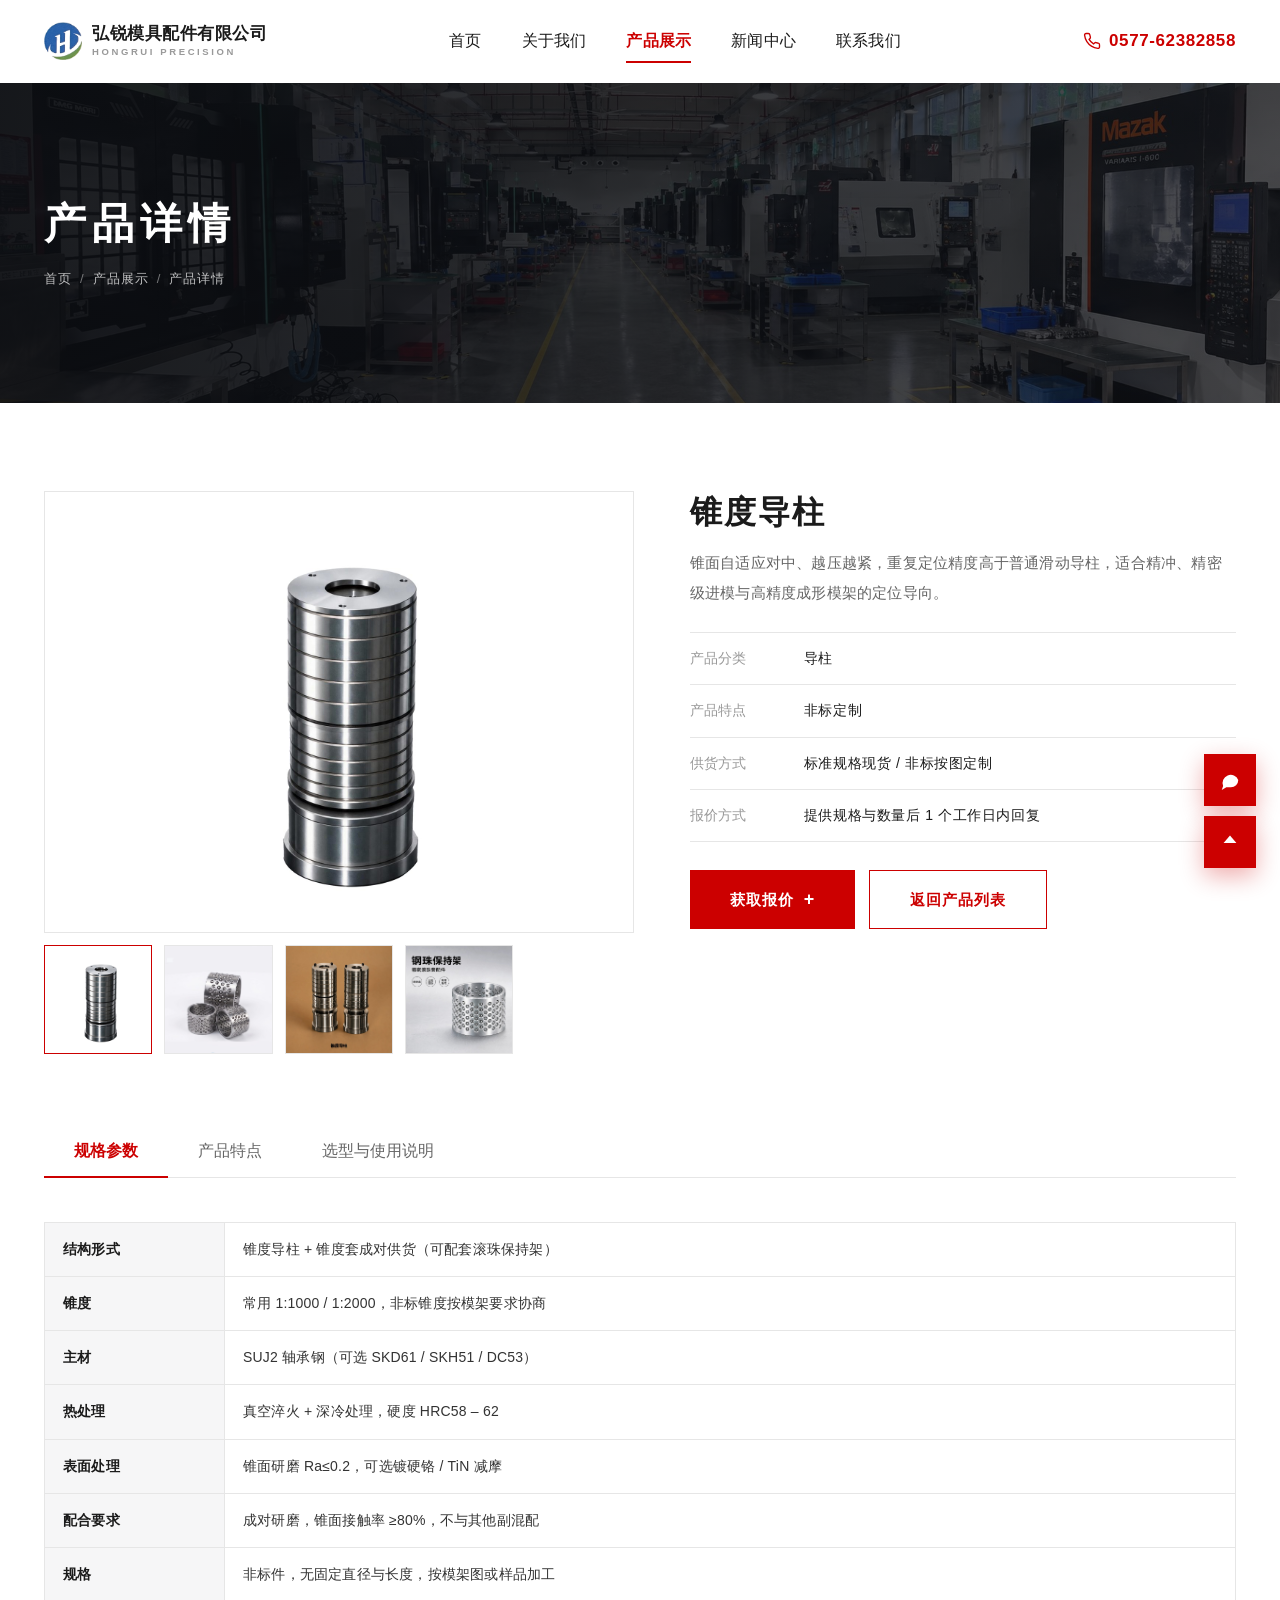
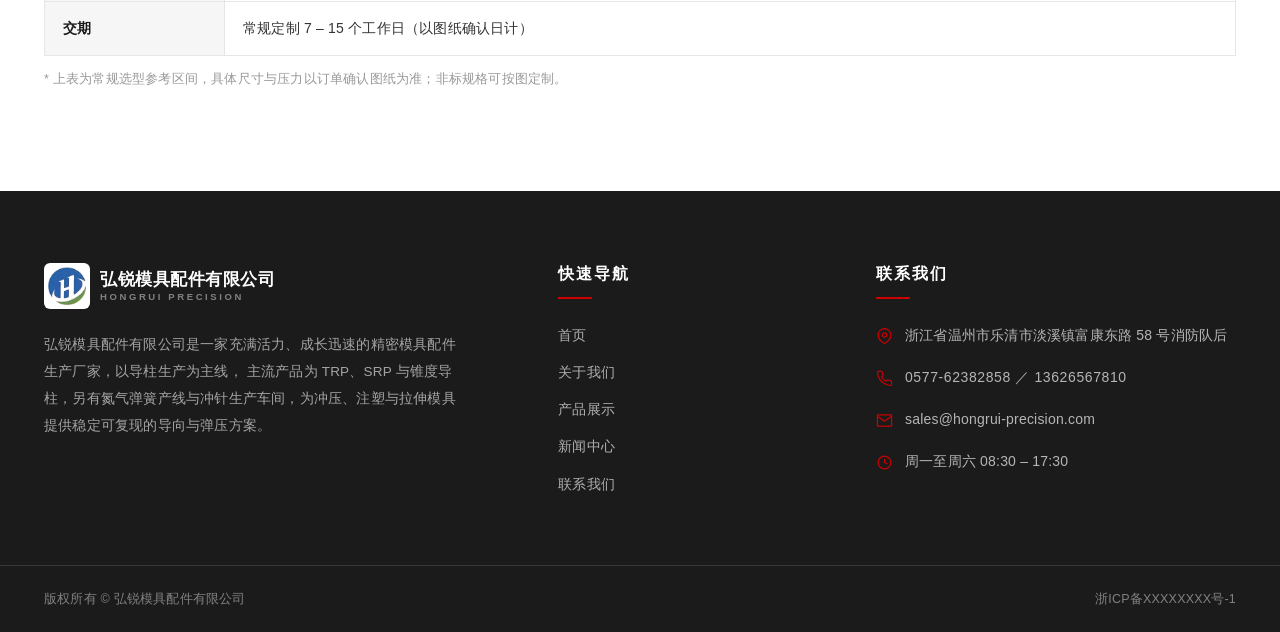
<file: product-detail.html>
<!DOCTYPE html>
<html lang="zh-CN">
<head>
<meta charset="UTF-8">
<meta name="viewport" content="width=device-width, initial-scale=1.0">
<title>产品详情 - 弘锐 HONGRUI</title>
<meta name="description" content="弘锐产品详情：规格参数、产品特点与选型使用说明。">
<link rel="stylesheet" href="assets/css/style.css?v=20261117a">
</head>
<body>

<header id="site-header"></header>

<section class="page-hero">
  <div class="bg" style="background-image:url('assets/img/61020592.web.jpg?v=20261117a')"></div>
  <div class="wrap">
    <h1>产品详情</h1>
    <div class="crumb"><a href="index.html">首页</a><span>/</span><a href="products.html">产品展示</a><span>/</span>产品详情</div>
  </div>
</section>

<section class="section">
  <div class="wrap" id="product-detail"></div>
</section>

<footer id="site-footer"></footer>

<script src="assets/js/data.js?v=20261117a"></script>
<script src="assets/js/main.js?v=20261117a"></script>
<script>initSite("products.html");</script>
</body>
</html>
</file>
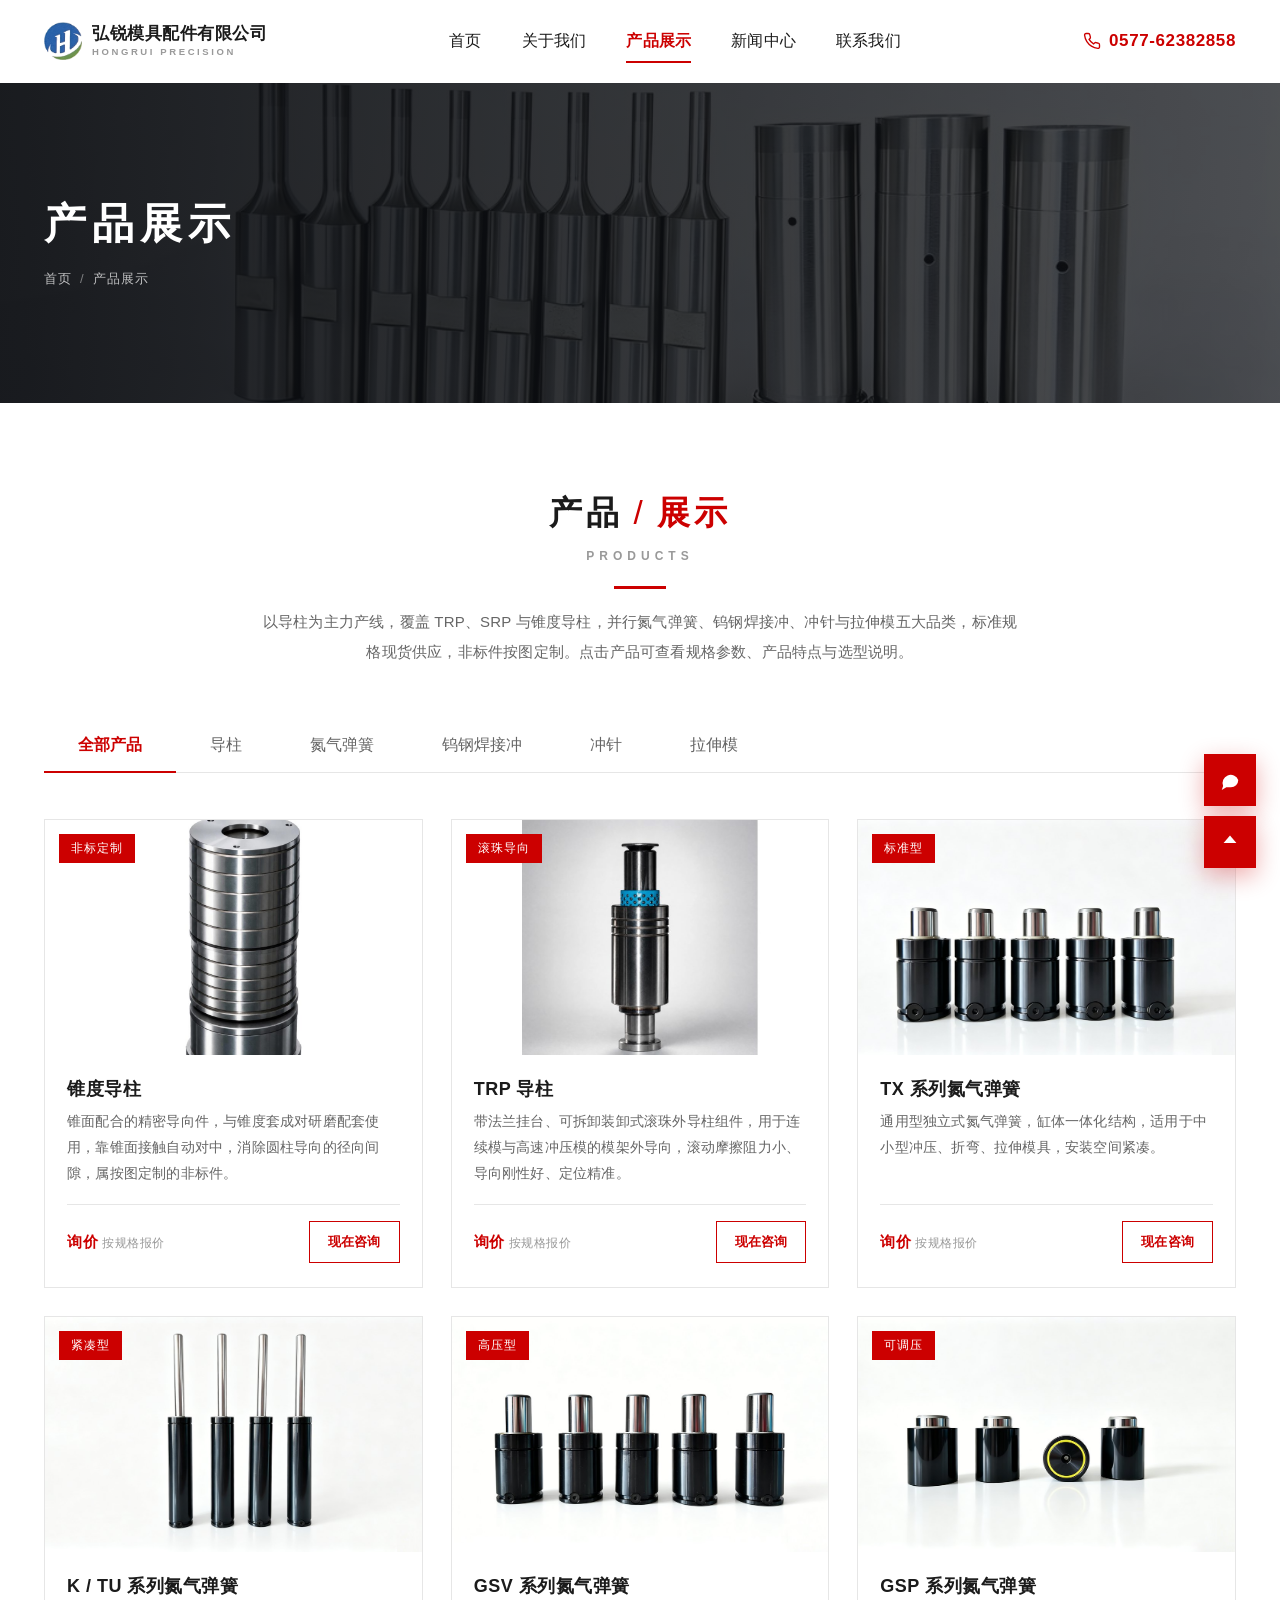
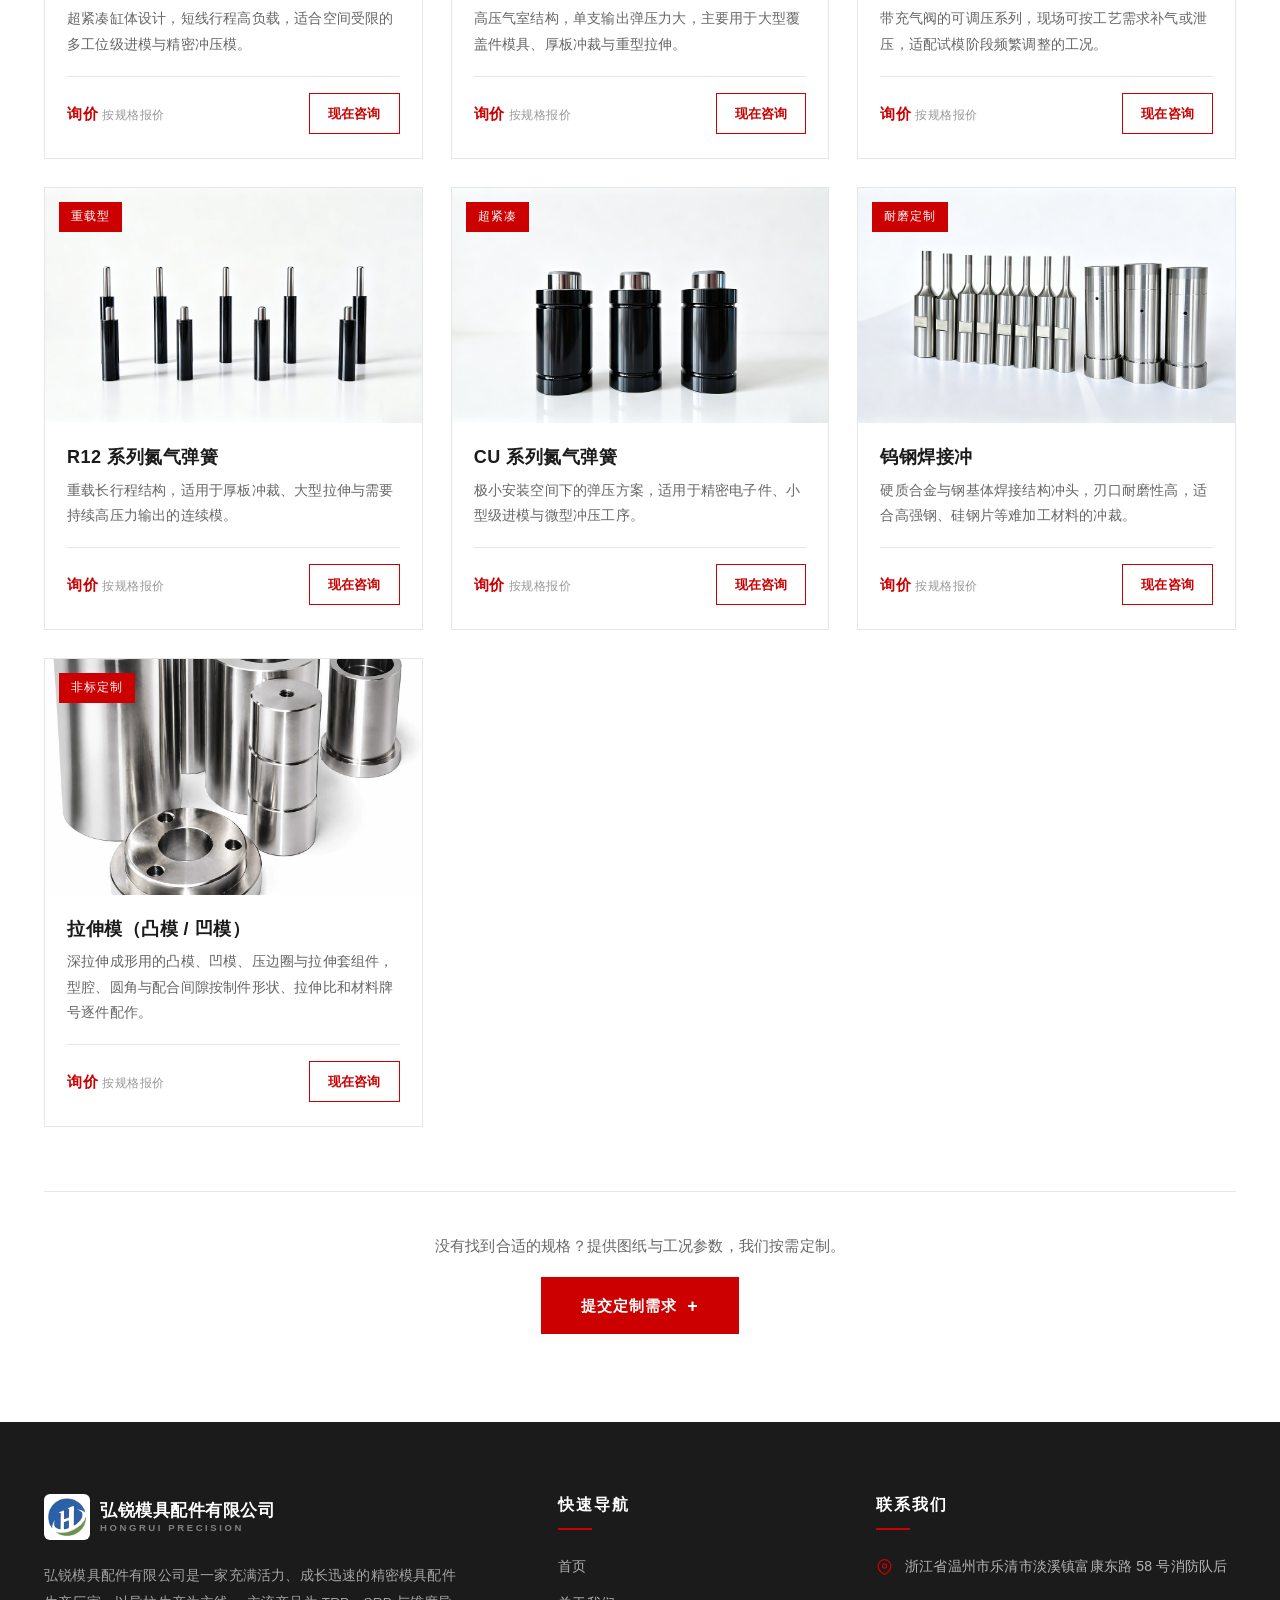
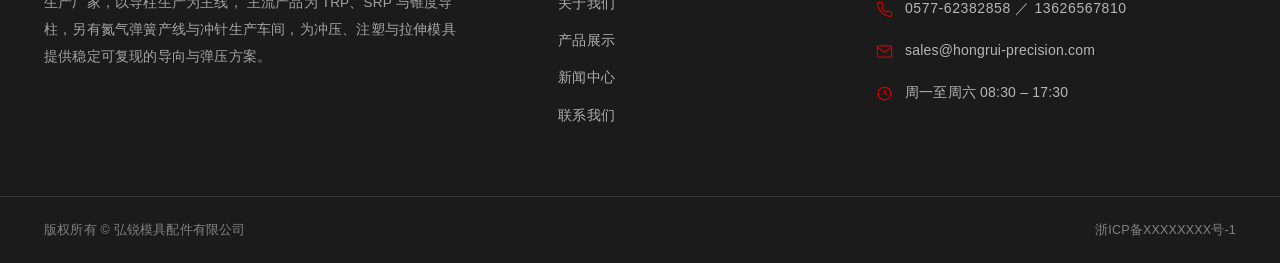
<file: products.html>
<!DOCTYPE html>
<html lang="zh-CN">
<head>
<meta charset="UTF-8">
<meta name="viewport" content="width=device-width, initial-scale=1.0">
<title>产品展示 - 弘锐 HONGRUI</title>
<meta name="description" content="弘锐产品展示：以导柱为主力产线，覆盖 TRP 滚珠导柱、SRP 导柱与锥度导柱，并行氮气弹簧（TX / K·TU / GSV / GSP / R12 / CU 系列）、钨钢焊接冲、冲针与拉伸模，标准规格现货供应，非标结构按图定制。">
<link rel="stylesheet" href="assets/css/style.css?v=20261117a">
</head>
<body>

<header id="site-header"></header>

<section class="page-hero">
  <div class="bg" style="background-image:url('assets/img/61087876.web.jpg?v=20261117a')"></div>
  <div class="wrap">
    <h1>产品展示</h1>
    <div class="crumb"><a href="index.html">首页</a><span>/</span>产品展示</div>
  </div>
</section>

<section class="section">
  <div class="wrap">
    <div class="section-head center">
      <h2 class="section-title">产品<span class="sep">/</span><span class="accent">展示</span></h2>
      <div class="section-title-en">Products</div>
      <div class="section-line"></div>
      <p class="section-desc">以导柱为主力产线，覆盖 TRP、SRP 与锥度导柱，并行氮气弹簧、钨钢焊接冲、冲针与拉伸模五大品类，标准规格现货供应，非标件按图定制。点击产品可查看规格参数、产品特点与选型说明。</p>
    </div>

    <div class="tabs" id="product-tabs"></div>
    <div class="product-grid" id="product-list"></div>

    <div class="section-foot" style="text-align:center;margin-top:64px;border-top:1px solid var(--line);padding-top:40px">
      <p style="color:var(--gray);margin-bottom:18px">没有找到合适的规格？提供图纸与工况参数，我们按需定制。</p>
      <a class="btn" href="contact.html#inquiry">提交定制需求<span class="plus">+</span></a>
    </div>
  </div>
</section>

<footer id="site-footer"></footer>

<script src="assets/js/data.js?v=20261117a"></script>
<script src="assets/js/main.js?v=20261117a"></script>
<script>initSite("products.html");</script>
</body>
</html>
</file>
<file: assets/css/style.css>
/* =========================================================
   弘锐 HONGRUI 官网样式
   主色 #CC0000 / 正文 #222 / 页脚 #222
   ========================================================= */

:root{
  --red:#CC0000;
  --red-dark:#A80000;
  --red-soft:#D0292E;
  --ink:#1b1b1b;
  --text:#333333;
  --gray:#666666;
  --light:#999999;
  --line:#e6e6e6;
  --bg-soft:#f6f6f7;
  --maxw:1240px;
  --header-h:82px;
  /* 全站统一字体栈：中文思源黑体 / 苹方，西文与数字 Helvetica Neue */
  --font-cn:-apple-system,BlinkMacSystemFont,"PingFang SC","Source Han Sans SC","Noto Sans SC","Hiragino Sans GB","Microsoft YaHei",sans-serif;
  --font-num:"Helvetica Neue","SF Pro Text",Arial,sans-serif;
}

*{box-sizing:border-box;}
html{scroll-behavior:smooth;}
body{
  margin:0;
  font-family:var(--font-cn);
  color:var(--text);
  background:#fff;
  font-size:15px;
  line-height:1.8;
  letter-spacing:.2px;
  font-variant-numeric:tabular-nums;
  -webkit-font-smoothing:antialiased;
  text-rendering:optimizeLegibility;
}
img{max-width:100%;display:block;border:0;}
a{color:inherit;text-decoration:none;transition:color .25s;}
ul{margin:0;padding:0;list-style:none;}
h1,h2,h3,h4{margin:0;font-weight:700;color:var(--ink);line-height:1.35;letter-spacing:.5px;}
p{margin:0 0 1em;}
.wrap{width:100%;max-width:var(--maxw);margin:0 auto;padding:0 24px;}
.red{color:var(--red);}
/* 数字 / 电话 / 邮箱统一等宽数字与西文字体 */
.num,.detail-meta dd,.header-tel,.contact-line b{
  font-family:var(--font-num);font-variant-numeric:tabular-nums;letter-spacing:.6px;
}

/* ---------------- 顶部导航 ---------------- */
.site-header{
  position:sticky;top:0;z-index:900;background:#fff;
  border-bottom:1px solid transparent;
  transition:box-shadow .3s,border-color .3s;
}
.site-header.scrolled{box-shadow:0 4px 20px rgba(20,30,50,.09);border-color:var(--line);}
.header-inner{
  max-width:var(--maxw);margin:0 auto;padding:0 24px;
  height:var(--header-h);display:flex;align-items:center;justify-content:space-between;gap:24px;
}
.logo{display:flex;align-items:center;gap:10px;flex:0 0 auto;}
.logo-mark{
  width:38px;height:38px;display:block;object-fit:contain;flex:0 0 auto;
}
.logo-text{display:flex;flex-direction:column;line-height:1.15;}
.logo-cn{font-size:17px;font-weight:700;letter-spacing:.5px;color:var(--ink);white-space:nowrap;}
.logo-en{font-size:9.5px;letter-spacing:2.6px;color:var(--light);font-weight:600;margin-top:3px;}

.nav{display:flex;align-items:center;gap:4px;}
.nav a{
  position:relative;padding:10px 18px;font-size:15.5px;color:var(--ink);font-weight:500;
}
.nav a::after{
  content:"";position:absolute;left:18px;right:18px;bottom:2px;height:2px;background:var(--red);
  transform:scaleX(0);transform-origin:left;transition:transform .28s;
}
.nav a:hover{color:var(--red);}
.nav a:hover::after,.nav a.active::after{transform:scaleX(1);}
.nav a.active{color:var(--red);font-weight:700;}
.nav-toggle{display:none;background:none;border:0;padding:8px;cursor:pointer;}
.nav-toggle span{display:block;width:24px;height:2px;background:var(--ink);margin:5px 0;transition:.3s;}
.header-tel{display:flex;align-items:center;gap:8px;font-weight:700;color:var(--red);font-size:17px;white-space:nowrap;}
.header-tel svg{width:18px;height:18px;}

/* ---------------- Banner ---------------- */
.hero{position:relative;height:min(88vh,760px);min-height:520px;overflow:hidden;background:#111;}
.hero-slide{
  position:absolute;inset:0;opacity:0;transition:opacity 1s ease;
  display:flex;align-items:center;justify-content:center;text-align:center;
}
.hero-slide.on{opacity:1;}
.hero-bg{position:absolute;inset:0;background-size:cover;background-position:center;transform:scale(1.06);transition:transform 8s linear;}
.hero-slide.on .hero-bg{transform:scale(1);}
.hero-slide::after{
  content:"";position:absolute;inset:0;
  background:linear-gradient(180deg,rgba(8,10,14,.72) 0%,rgba(8,10,14,.55) 45%,rgba(8,10,14,.82) 100%);
}
.hero-content{position:relative;z-index:2;max-width:900px;padding:0 24px;color:#fff;}
.hero-kicker{
  display:inline-block;font-size:13px;letter-spacing:6px;color:#fff;opacity:.85;
  border:1px solid rgba(255,255,255,.45);padding:6px 18px;margin-bottom:26px;
}
.hero-title{
  font-size:clamp(38px,5.6vw,72px);color:#fff;letter-spacing:6px;margin-bottom:22px;font-weight:800;
}
.hero-sub{
  font-size:clamp(14px,1.4vw,17px);color:rgba(255,255,255,.86);line-height:2;max-width:760px;margin:0 auto 38px;
}
.btn{
  display:inline-flex;align-items:center;gap:10px;background:var(--red);color:#fff;
  padding:15px 40px;font-size:15px;font-weight:600;letter-spacing:1px;border:0;cursor:pointer;
  transition:background .25s,transform .25s;
}
.btn:hover{background:var(--red-dark);color:#fff;transform:translateY(-2px);}
.btn .plus{font-size:18px;line-height:1;}
.btn-ghost{background:transparent;border:1px solid rgba(255,255,255,.7);}
.btn-ghost:hover{background:#fff;color:var(--ink);}
.hero-arrow{
  position:absolute;top:50%;transform:translateY(-50%);z-index:5;
  width:52px;height:52px;border:1px solid rgba(255,255,255,.5);background:rgba(0,0,0,.15);
  color:#fff;font-size:20px;cursor:pointer;display:flex;align-items:center;justify-content:center;
  transition:.25s;
}
.hero-arrow:hover{background:var(--red);border-color:var(--red);}
.hero-arrow.prev{left:28px;}
.hero-arrow.next{right:28px;}
.hero-dots{position:absolute;bottom:34px;left:0;right:0;display:flex;justify-content:center;gap:10px;z-index:5;}
.hero-dots button{
  width:34px;height:3px;background:rgba(255,255,255,.35);border:0;cursor:pointer;padding:0;transition:.3s;
}
.hero-dots button.on{background:var(--red);width:46px;}

/* ---------------- 通用区块标题 ---------------- */
.section{padding:88px 0;}
.section.soft{background:var(--bg-soft);}
.section-head{margin-bottom:52px;}
.section-head.center{text-align:center;}
.section-title{
  font-size:clamp(26px,2.6vw,34px);letter-spacing:4px;font-weight:800;
}
.section-title .sep{color:var(--red);margin:0 10px;font-weight:400;}
.section-title .accent{color:var(--red);}
.section-title-en{
  font-size:12px;letter-spacing:5px;color:var(--light);text-transform:uppercase;margin-top:10px;font-weight:600;
}
.section-line{width:52px;height:3px;background:var(--red);margin-top:18px;}
.center .section-line{margin-left:auto;margin-right:auto;}
.section-desc{color:var(--gray);max-width:760px;margin-top:18px;line-height:2;}
.center .section-desc{margin-left:auto;margin-right:auto;}
.more-link{
  display:inline-flex;align-items:center;gap:6px;color:var(--red);font-weight:600;font-size:15px;
  border-bottom:1px solid transparent;padding-bottom:2px;
}
.more-link:hover{border-color:var(--red);}
.section-foot{text-align:center;margin-top:52px;}

/* ---------------- 产品卡片 ---------------- */
.product-grid{display:grid;grid-template-columns:repeat(3,1fr);gap:28px;}
.product-card{
  background:#fff;border:1px solid var(--line);overflow:hidden;position:relative;
  display:flex;flex-direction:column;transition:transform .35s,box-shadow .35s,border-color .35s;
}
.product-card:hover{transform:translateY(-6px);box-shadow:0 18px 40px rgba(20,30,50,.12);border-color:#d5d5d5;}
.product-thumb{position:relative;overflow:hidden;background:#f2f2f3;aspect-ratio:16/10;}
.product-thumb img{width:100%;height:100%;object-fit:cover;transition:transform .6s;}
.product-card:hover .product-thumb img{transform:scale(1.06);}
.product-badge{
  position:absolute;top:14px;left:14px;background:var(--red);color:#fff;font-size:12px;
  padding:4px 12px;letter-spacing:1px;z-index:2;
}
.product-body{padding:22px 22px 24px;display:flex;flex-direction:column;flex:1;}
.product-name{font-size:18px;font-weight:700;margin-bottom:8px;letter-spacing:.5px;}
.product-desc{color:var(--gray);font-size:13.5px;line-height:1.9;margin-bottom:18px;flex:1;}
.product-foot{display:flex;align-items:center;justify-content:space-between;gap:12px;border-top:1px solid var(--line);padding-top:16px;}
.product-price{color:var(--red);font-weight:700;font-size:15px;letter-spacing:.5px;}
.product-price small{color:var(--light);font-size:12px;font-weight:400;margin-left:4px;}
.product-buy{
  border:1px solid var(--red);color:var(--red);background:#fff;font-size:13px;padding:8px 18px;cursor:pointer;
  transition:.25s;font-weight:600;
}
.product-buy:hover{background:var(--red);color:#fff;}

/* 分类 Tab */
.tabs{display:flex;flex-wrap:wrap;gap:0;border-bottom:1px solid var(--line);margin-bottom:46px;}
.tabs button{
  background:none;border:0;padding:16px 34px;font-size:16px;color:var(--gray);cursor:pointer;
  position:relative;font-weight:500;transition:.25s;
}
.tabs button::after{
  content:"";position:absolute;left:0;right:0;bottom:-1px;height:2px;background:var(--red);
  transform:scaleX(0);transition:transform .25s;
}
.tabs button:hover{color:var(--ink);}
.tabs button.on{color:var(--red);font-weight:700;}
.tabs button.on::after{transform:scaleX(1);}

/* 分类空态（该品类暂无素材时展示） */
.empty-state{
  grid-column:1/-1;background:var(--bg-soft);border:1px solid var(--line);
  padding:64px 40px 56px;text-align:center;
}
.empty-mark{
  width:96px;height:96px;margin:0 auto 26px;background:#fff;border:1px dashed #d8d8d8;
  display:flex;flex-direction:column;align-items:center;justify-content:center;gap:2px;
}
.empty-mark span{font-size:21px;font-weight:700;color:var(--red);letter-spacing:2px;line-height:1.2;}
.empty-mark em{font-style:normal;font-size:8.5px;color:var(--light);letter-spacing:.6px;text-transform:uppercase;}
.empty-state h3{font-size:19px;margin-bottom:12px;letter-spacing:1px;}
.empty-state p{color:var(--gray);font-size:14px;line-height:2;max-width:640px;margin:0 auto 28px;}
.empty-actions{display:flex;justify-content:center;gap:14px;flex-wrap:wrap;}
.empty-actions .btn-line{background:#fff;border:1px solid var(--red);color:var(--red);}
.empty-actions .btn-line:hover{background:var(--red);color:#fff;}
.empty-note{display:block;margin-top:24px;color:var(--light);font-size:12.5px;letter-spacing:.5px;}

/* ---------------- 关于我们 / 图文分栏 ---------------- */
.split{display:grid;grid-template-columns:1.05fr 1fr;gap:64px;align-items:center;}
.split-media{position:relative;}
.split-media img{width:100%;aspect-ratio:4/3;object-fit:cover;}
.split-media .frame{
  position:absolute;left:-18px;bottom:-18px;width:120px;height:120px;border-left:4px solid var(--red);border-bottom:4px solid var(--red);
}
.split-media .year-tag{
  position:absolute;right:0;bottom:0;background:var(--red);color:#fff;padding:16px 26px;text-align:center;
}
.split-media .year-tag b{display:block;font-size:30px;line-height:1;}
.split-media .year-tag span{font-size:12px;letter-spacing:2px;opacity:.9;}
.split-text p{color:var(--gray);line-height:2.05;margin-bottom:16px;}
.split-text p strong{color:var(--ink);}

.hl-list{margin:26px 0 30px;display:grid;gap:14px;}
.hl-list li{display:flex;gap:12px;align-items:flex-start;color:var(--gray);font-size:14.5px;}
.hl-list li::before{
  content:"";flex:0 0 auto;width:7px;height:7px;background:var(--red);margin-top:9px;
}
.hl-list li b{color:var(--ink);}

/* ---------------- 数据条 ---------------- */
.stats{background:var(--ink);color:#fff;padding:64px 0;}
.stats-grid{display:grid;grid-template-columns:repeat(4,1fr);gap:20px;text-align:center;}
.stat b{display:block;font-size:clamp(30px,3.4vw,46px);font-weight:800;letter-spacing:1px;line-height:1.1;}
.stat b i{font-style:normal;color:var(--red);font-size:.6em;margin-left:2px;}
.stat span{display:block;margin-top:10px;color:rgba(255,255,255,.62);font-size:13.5px;letter-spacing:2px;}

/* ---------------- 工厂环境 ---------------- */
.gallery-grid{display:grid;grid-template-columns:repeat(4,1fr);gap:18px;}
.gallery-item{position:relative;overflow:hidden;aspect-ratio:4/3;background:#eee;}
.gallery-item img{width:100%;height:100%;object-fit:cover;transition:transform .7s;}
.gallery-item:hover img{transform:scale(1.07);}
.gallery-cap{
  position:absolute;left:0;right:0;bottom:0;padding:22px 18px 16px;color:#fff;font-size:14px;letter-spacing:1px;
  background:linear-gradient(to top,rgba(0,0,0,.78),transparent);
}

/* ---------------- 服务优势 ---------------- */
.features{display:grid;grid-template-columns:repeat(4,1fr);gap:26px;}
.feature{
  background:#fff;border:1px solid var(--line);padding:40px 28px;text-align:center;
  transition:transform .3s,box-shadow .3s,border-color .3s;
}
.feature:hover{transform:translateY(-5px);box-shadow:0 16px 36px rgba(20,30,50,.1);border-color:#ddd;}
.feature svg{width:52px;height:52px;stroke:var(--red);fill:none;stroke-width:1.6;margin:0 auto 22px;}
.feature h3{font-size:17px;margin-bottom:12px;letter-spacing:1px;}
.feature p{color:var(--gray);font-size:13.5px;line-height:1.95;margin:0;}

/* ---------------- 新闻 ---------------- */
.news-grid{display:grid;grid-template-columns:repeat(3,1fr);gap:28px;}
.news-card{background:#fff;border:1px solid var(--line);display:flex;flex-direction:column;transition:transform .3s,box-shadow .3s;}
.news-card:hover{transform:translateY(-6px);box-shadow:0 18px 40px rgba(20,30,50,.12);}
.news-thumb{aspect-ratio:16/10;overflow:hidden;background:#f2f2f3;}
.news-thumb img{width:100%;height:100%;object-fit:cover;transition:transform .6s;}
.news-card:hover .news-thumb img{transform:scale(1.06);}
.news-body{padding:24px 24px 26px;display:flex;flex-direction:column;flex:1;}
.news-date{font-size:12.5px;color:var(--light);letter-spacing:1px;margin-bottom:10px;}
.news-title{font-size:17px;font-weight:700;line-height:1.55;margin-bottom:12px;}
.news-excerpt{color:var(--gray);font-size:13.5px;line-height:1.9;flex:1;margin-bottom:16px;}
.news-more{color:var(--red);font-size:13.5px;font-weight:600;}

/* 新闻列表（列表页） */
.news-list{display:flex;flex-direction:column;gap:0;}
.news-row{
  display:grid;grid-template-columns:280px 1fr;gap:32px;padding:30px 0;border-bottom:1px solid var(--line);
  align-items:center;
}
.news-row:first-child{border-top:1px solid var(--line);}
.news-row-thumb{aspect-ratio:16/10;overflow:hidden;background:#f2f2f3;}
.news-row-thumb img{width:100%;height:100%;object-fit:cover;transition:transform .6s;}
.news-row:hover .news-row-thumb img{transform:scale(1.06);}
.news-row-title{font-size:20px;font-weight:700;margin-bottom:12px;}
.news-row:hover .news-row-title{color:var(--red);}
.news-row-excerpt{color:var(--gray);font-size:14px;line-height:1.95;margin-bottom:14px;}
.news-meta{display:flex;gap:22px;font-size:12.5px;color:var(--light);letter-spacing:.5px;}

/* 分页 */
.pager{display:flex;justify-content:center;gap:8px;margin-top:56px;}
.pager button{
  min-width:42px;height:42px;border:1px solid var(--line);background:#fff;color:var(--text);cursor:pointer;
  font-size:14px;transition:.25s;padding:0 14px;
}
.pager button:hover{border-color:var(--red);color:var(--red);}
.pager button.on{background:var(--red);border-color:var(--red);color:#fff;}
.pager button:disabled{opacity:.4;cursor:not-allowed;}

/* ---------------- 分类入口条 ---------------- */
.cat-bar{background:var(--bg-soft);border-top:1px solid var(--line);border-bottom:1px solid var(--line);}
.cat-bar .wrap{display:grid;grid-template-columns:repeat(3,1fr);}
.cat-item{
  display:flex;align-items:center;justify-content:space-between;gap:16px;padding:34px 30px;
  border-right:1px solid var(--line);transition:background .3s;
}
.cat-item:last-child{border-right:0;}
.cat-item:hover{background:#fff;}
.cat-item h4{font-size:19px;letter-spacing:1px;margin-bottom:4px;}
.cat-item span{font-size:12px;letter-spacing:2px;color:var(--light);text-transform:uppercase;}
.cat-item .arrow{color:var(--red);font-size:20px;transition:transform .3s;}
.cat-item:hover .arrow{transform:translateX(6px);}

/* ---------------- 内页头图 ---------------- */
.page-hero{
  position:relative;height:320px;background:#16181c;color:#fff;display:flex;align-items:center;
  overflow:hidden;
}
.page-hero .bg{position:absolute;inset:0;background-size:cover;background-position:center;opacity:.4;}
.page-hero::after{content:"";position:absolute;inset:0;background:linear-gradient(90deg,rgba(10,12,16,.85),rgba(10,12,16,.35));}
.page-hero .wrap{position:relative;z-index:2;}
.page-hero h1{color:#fff;font-size:clamp(28px,3.4vw,42px);letter-spacing:6px;}
.page-hero .crumb{margin-top:14px;font-size:13px;color:rgba(255,255,255,.72);letter-spacing:1px;}
.page-hero .crumb a:hover{color:#fff;}
.page-hero .crumb span{margin:0 8px;opacity:.6;}

/* ---------------- 产品详情 ---------------- */
.detail-grid{display:grid;grid-template-columns:1.08fr 1fr;gap:56px;align-items:start;}
.detail-main{
  border:1px solid var(--line);background:#f4f4f5;aspect-ratio:4/3;overflow:hidden;position:relative;
}
.detail-main img{width:100%;height:100%;object-fit:contain;background:#fff;}
.detail-thumbs{display:grid;grid-template-columns:repeat(5,1fr);gap:12px;margin-top:12px;}
.detail-thumbs button{
  padding:0;border:1px solid var(--line);background:#fff;cursor:pointer;aspect-ratio:1/1;overflow:hidden;
}
.detail-thumbs button.on{border-color:var(--red);}
.detail-thumbs img{width:100%;height:100%;object-fit:cover;}
.detail-info h1{font-size:clamp(24px,2.6vw,32px);letter-spacing:2px;margin-bottom:14px;}
.detail-tagline{color:var(--gray);line-height:2;margin-bottom:24px;}
.detail-meta{display:grid;gap:0;border-top:1px solid var(--line);margin-bottom:28px;}
.detail-meta div{display:flex;gap:18px;padding:13px 0;border-bottom:1px solid var(--line);font-size:14px;}
.detail-meta dt{flex:0 0 96px;color:var(--light);}
.detail-meta dd{margin:0;color:var(--ink);font-weight:500;}
.detail-actions{display:flex;gap:14px;flex-wrap:wrap;}
.detail-actions .btn{flex:0 0 auto;}
.detail-actions .btn-line{background:#fff;border:1px solid var(--red);color:var(--red);}
.detail-actions .btn-line:hover{background:var(--red);color:#fff;}

.spec-table{width:100%;border-collapse:collapse;font-size:14px;background:#fff;}
.spec-table th,.spec-table td{border:1px solid var(--line);padding:14px 18px;text-align:left;}
.spec-table th{background:var(--bg-soft);font-weight:700;color:var(--ink);width:180px;}
.spec-note{font-size:12.5px;color:var(--light);margin-top:12px;}

.tab-panel{display:none;}
.tab-panel.on{display:block;}
.subtabs{display:flex;gap:0;border-bottom:1px solid var(--line);margin-bottom:44px;flex-wrap:wrap;}
.subtabs button{
  background:none;border:0;padding:15px 30px;font-size:15.5px;color:var(--gray);cursor:pointer;position:relative;
}
.subtabs button::after{content:"";position:absolute;left:0;right:0;bottom:-1px;height:2px;background:var(--red);transform:scaleX(0);transition:.25s;}
.subtabs button.on{color:var(--red);font-weight:700;}
.subtabs button.on::after{transform:scaleX(1);}

/* 文章正文 */
.article{max-width:880px;margin:0 auto;}
.article h1{font-size:clamp(24px,2.8vw,34px);line-height:1.5;letter-spacing:1px;margin-bottom:18px;}
.article-meta{
  display:flex;gap:24px;font-size:13px;color:var(--light);padding-bottom:26px;border-bottom:1px solid var(--line);
  margin-bottom:36px;flex-wrap:wrap;
}
.article-body{font-size:16px;line-height:2.1;color:#3a3a3a;}
.article-body h2{font-size:20px;margin:36px 0 16px;letter-spacing:1px;}
.article-body p{margin-bottom:22px;}
.article-body ul{margin:0 0 22px;padding-left:0;}
.article-body ul li{position:relative;padding-left:20px;margin-bottom:12px;}
.article-body ul li::before{content:"";position:absolute;left:0;top:11px;width:6px;height:6px;background:var(--red);}
.article-body blockquote{
  margin:0 0 26px;padding:20px 26px;background:var(--bg-soft);border-left:3px solid var(--red);color:var(--gray);
}
.article-nav{display:flex;justify-content:space-between;gap:24px;border-top:1px solid var(--line);margin-top:56px;padding-top:28px;font-size:14px;}
.article-nav a{color:var(--gray);max-width:46%;}
.article-nav a:hover{color:var(--red);}
.article-nav span{color:var(--light);margin-right:8px;}

/* ---------------- 联系我们 ---------------- */
/* 内页大标题（居中变体） */
.page-hero.center{text-align:center;}
.page-hero.center .wrap{display:flex;flex-direction:column;align-items:center;position:relative;z-index:2;}
.page-hero.center .crumb{margin-top:16px;}
.page-hero.center h1{letter-spacing:8px;}

/* 联系信息：双列面板 */
.cinfo-sec{padding:76px 0 8px;}
.cinfo-grid{display:grid;grid-template-columns:repeat(2,1fr);border-top:1px solid var(--line);}
.cinfo{
  display:flex;gap:22px;align-items:flex-start;
  padding:44px 46px 42px;border-bottom:1px solid var(--line);
  transition:background .3s;
}
.cinfo:nth-child(odd){padding-left:0;border-right:1px solid var(--line);}
.cinfo:nth-child(even){padding-right:0;}
.cinfo:hover{background:#fcfcfc;}
.cinfo-ico{
  flex:0 0 auto;width:46px;height:46px;border:1px solid var(--line);background:#fff;
  display:flex;align-items:center;justify-content:center;transition:border-color .3s,background .3s;
}
.cinfo-ico svg{width:21px;height:21px;stroke:var(--red);fill:none;stroke-width:1.6;}
.cinfo:hover .cinfo-ico{border-color:var(--red);background:#fff6f6;}
.cinfo h3{font-size:14px;font-weight:600;color:var(--gray);letter-spacing:2px;margin-bottom:12px;}
.cinfo-main{font-size:25px;font-weight:700;color:var(--ink);line-height:1.35;margin:0 0 8px;letter-spacing:.5px;}
.cinfo-main.sm{font-size:19px;line-height:1.6;letter-spacing:0;word-break:break-all;}
.cinfo-sub{font-size:13.5px;color:var(--gray);line-height:1.95;margin:0;}
.cinfo-sub b{font-weight:600;color:var(--ink);}

/* 询价区 */
.inquiry-sec{background:var(--bg-soft);}
.form-wrap{display:grid;grid-template-columns:1fr 1fr;gap:72px;align-items:start;}
.form-intro p{color:var(--gray);line-height:2;}
.form-intro .hl-list{margin:14px 0 0;}
.form{background:#fff;border:1px solid var(--line);padding:44px 40px;}
.form-row{display:grid;grid-template-columns:1fr 1fr;gap:20px;}
.form label{display:block;font-size:13.5px;color:var(--gray);letter-spacing:.3px;margin:0 0 20px;}
.form label i{color:var(--red);font-style:normal;margin-left:2px;}
.form input[type=text],.form input[type=tel],.form input[type=email],
.form select,.form textarea{
  display:block;width:100%;margin-top:9px;border:1px solid #dcdcdc;background:#fff;
  padding:12px 14px;font-family:inherit;font-size:14.5px;color:var(--ink);
  outline:none;transition:border-color .2s,box-shadow .2s;
}
.form input:focus,.form select:focus,.form textarea:focus{
  border-color:var(--red);box-shadow:0 0 0 3px rgba(204,0,0,.07);
}
.form textarea{min-height:134px;resize:vertical;line-height:1.85;}
.form label.full{display:block;}
.form label.check{
  display:flex;gap:10px;align-items:flex-start;font-size:13px;line-height:1.7;
  color:var(--gray);margin-bottom:26px;
}
.form label.check input{width:16px;height:16px;margin:3px 0 0;accent-color:var(--red);}
.form .btn{width:100%;justify-content:center;}
.form-msg{
  display:none;margin-top:18px;padding:13px 16px;background:#eef7ee;border:1px solid #cfe6cf;
  color:#2f7a34;font-size:13.5px;line-height:1.8;
}
.form-msg.show{display:block;}

/* 地图占位 */
.map-placeholder{
  position:relative;height:340px;border:1px solid var(--line);background-color:#fbfbfb;
  display:flex;align-items:center;justify-content:center;text-align:center;
  background-image:linear-gradient(var(--line) 1px,transparent 1px),linear-gradient(90deg,var(--line) 1px,transparent 1px);
  background-size:46px 46px;
}
.map-placeholder>div{background:#fff;border:1px solid var(--line);padding:32px 44px;max-width:580px;}
.map-placeholder h3{font-size:18px;letter-spacing:1px;margin-bottom:12px;}
.map-placeholder p{margin:0 0 6px;font-size:14px;color:var(--gray);}
.map-placeholder .muted{font-size:12.5px;color:var(--light);margin:12px 0 0;}

/* 联系页响应式 */
@media (max-width:1024px){
  .cinfo{padding:38px 30px 36px;}
  .cinfo-main{font-size:22px;}
  .form-wrap{grid-template-columns:1fr;gap:46px;}
}
@media (max-width:860px){
  .cinfo-sec{padding:48px 0 4px;}
  .cinfo-grid{grid-template-columns:1fr;}
  .cinfo,.cinfo:nth-child(odd),.cinfo:nth-child(even){padding:30px 0;border-right:0;}
  .cinfo-main{font-size:21px;}
  .cinfo-ico{width:42px;height:42px;}
  .form{padding:32px 22px;}
  .form-row{grid-template-columns:1fr;gap:0;}
  .map-placeholder>div{padding:26px 22px;margin:0 16px;}
}

/* ---------------- 页脚 ---------------- */
.site-footer{background:var(--ink);color:rgba(255,255,255,.72);padding:72px 0 0;font-size:14px;}
.footer-grid{display:grid;grid-template-columns:1.4fr .8fr 1.1fr;gap:56px;padding-bottom:56px;}
.footer-brand .logo-mark{background:#fff;border-radius:6px;padding:4px;box-sizing:content-box;}
.footer-brand .logo-cn{color:#fff;}
.footer-brand .logo-en{color:rgba(255,255,255,.45);}
.footer-about{margin-top:22px;line-height:2;color:rgba(255,255,255,.6);font-size:13.5px;max-width:420px;}
.footer-title{color:#fff;font-size:16px;font-weight:700;letter-spacing:2px;margin-bottom:24px;position:relative;padding-bottom:14px;}
.footer-title::after{content:"";position:absolute;left:0;bottom:0;width:34px;height:2px;background:var(--red);}
.footer-links li{margin-bottom:12px;}
.footer-links a{color:rgba(255,255,255,.65);font-size:14px;}
.footer-links a:hover{color:#fff;padding-left:4px;}
.footer-contact li{display:flex;gap:12px;margin-bottom:16px;line-height:1.85;color:rgba(255,255,255,.68);}
.footer-contact svg{flex:0 0 auto;width:17px;height:17px;stroke:var(--red);fill:none;stroke-width:1.7;margin-top:5px;}
.footer-bottom{
  border-top:1px solid rgba(255,255,255,.12);padding:22px 0;font-size:12.5px;color:rgba(255,255,255,.45);
}
.footer-bottom .wrap{display:flex;justify-content:space-between;gap:20px;flex-wrap:wrap;align-items:center;}
.footer-bottom a:hover{color:rgba(255,255,255,.8);}

/* 浮动咨询按钮 */
.float-cta{
  position:fixed;right:24px;bottom:32px;z-index:800;display:flex;flex-direction:column;gap:10px;
}
.float-cta a{
  width:52px;height:52px;background:var(--red);color:#fff;display:flex;align-items:center;justify-content:center;
  box-shadow:0 8px 24px rgba(204,0,0,.32);transition:.25s;
}
.float-cta a:hover{background:var(--red-dark);transform:translateY(-3px);}
.float-cta svg{width:22px;height:22px;fill:#fff;}

/* ---------------- 响应式 ---------------- */
@media (max-width:1180px){
  .product-grid,.news-grid{grid-template-columns:repeat(2,1fr);}
  .features,.gallery-grid{grid-template-columns:repeat(2,1fr);}
  .stats-grid{grid-template-columns:repeat(2,1fr);gap:36px;}
  .detail-grid,.split,.contact-grid{grid-template-columns:1fr;gap:40px;}
  .header-tel{display:none;}
}
@media (max-width:860px){
  :root{--header-h:68px;}
  .nav-toggle{display:block;}
  .nav{
    position:absolute;top:var(--header-h);left:0;right:0;background:#fff;flex-direction:column;
    align-items:stretch;gap:0;border-bottom:1px solid var(--line);box-shadow:0 12px 24px rgba(0,0,0,.08);
    max-height:0;overflow:hidden;transition:max-height .35s;
  }
  .nav.open{max-height:420px;}
  .nav a{padding:15px 24px;border-bottom:1px solid var(--line);}
  .nav a::after{display:none;}
  .section{padding:60px 0;}
  .hero{min-height:460px;}
  .hero-arrow{width:42px;height:42px;}
  .hero-arrow.prev{left:10px;}
  .hero-arrow.next{right:10px;}
  .product-grid,.news-grid,.features,.gallery-grid{grid-template-columns:1fr;}
  .cat-bar .wrap{grid-template-columns:1fr;}
  .cat-item{border-right:0;border-bottom:1px solid var(--line);}
  .news-row{grid-template-columns:1fr;gap:18px;}
  .footer-grid{grid-template-columns:1fr;gap:40px;}
  .tabs button{padding:13px 18px;font-size:14.5px;}
  .empty-state{padding:42px 22px 38px;}
  .empty-state p{font-size:13.5px;line-height:1.95;}
  .empty-actions .btn{padding:13px 26px;font-size:14px;}
  .detail-thumbs{grid-template-columns:repeat(4,1fr);}
}
</file>
